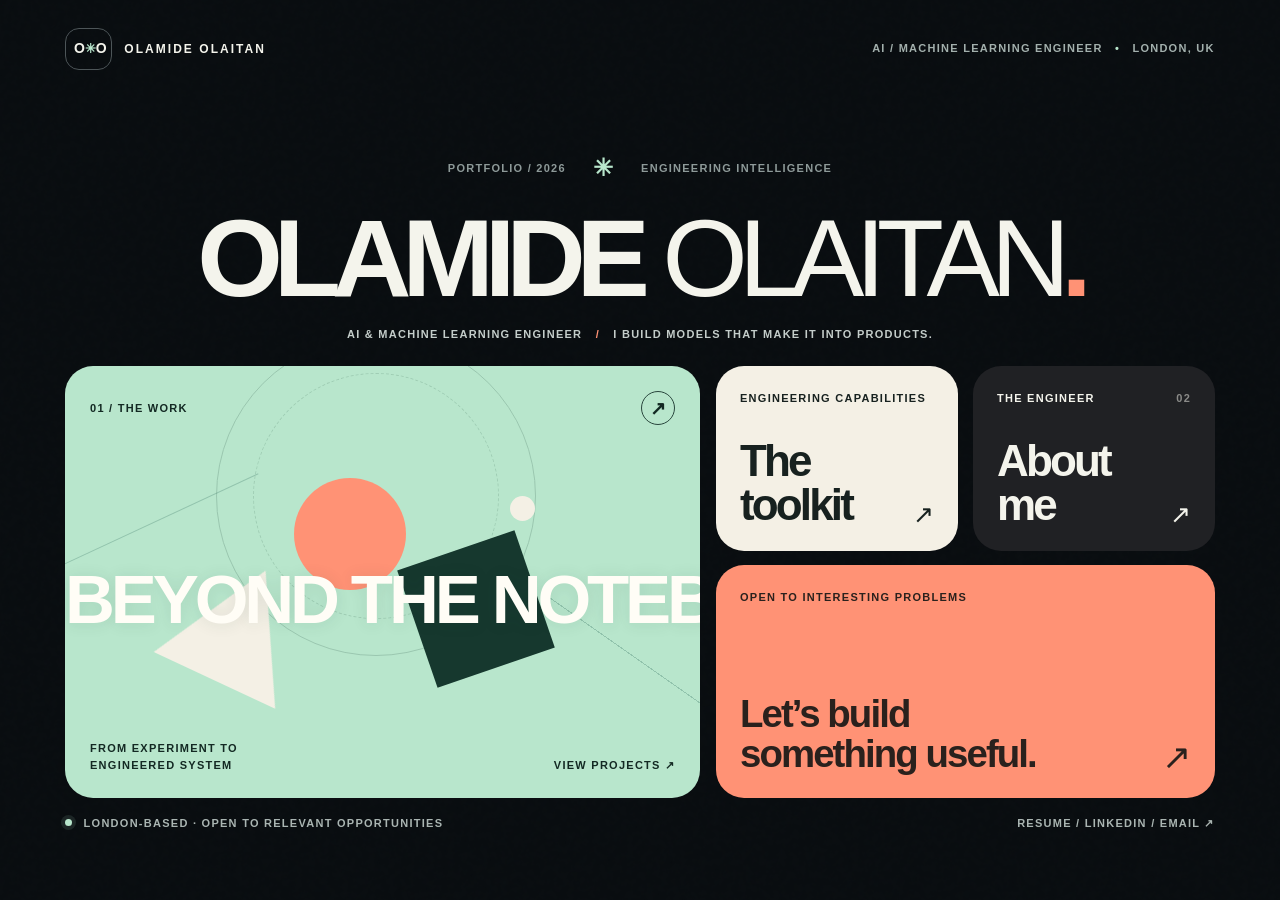
<file: index.html>
<!doctype html>
<html lang="en">
<head>
<meta charset="utf-8"/>
<meta content="width=device-width, initial-scale=1" name="viewport"/>
<meta content="dark" name="color-scheme"/>
<meta content="#090d10" name="theme-color"/>
<meta content="Olamide Olaitan — AI &amp; Machine Learning Engineer. Selected work in NLP classification, retrieval-augmented generation, and production-oriented MLOps." name="description"/>
<meta content="website" property="og:type"/>
<meta content="Olamide Olaitan — AI &amp; ML Engineer" property="og:title"/>
<meta content="Machine learning, built beyond the notebook. Three engineering case studies across NLP, RAG and MLOps." property="og:description"/>
<meta content="/assets/social-card.png" property="og:image"/>
<meta content="summary_large_image" name="twitter:card"/>
<meta content="index,follow" name="robots"/>
<link href="/assets/favicon.svg" rel="icon" type="image/svg+xml"/>
<link href="/assets/styles.css" rel="stylesheet"/>
<script defer="" src="/assets/main.js"></script>
<title>Olamide Olaitan — AI &amp; Machine Learning Engineer</title>
</head>
<body class="home landing-only">
<a class="skip-link" href="#main">Skip to content</a>
<div aria-hidden="true" class="noise"></div>
<header class="topbar shell" id="top">
<a aria-label="Olamide Olaitan — home" class="identity" href="/"><span aria-hidden="true" class="identity-mark">O<span>✳</span>O</span><span class="identity-word">OLAMIDE OLAITAN</span></a>
<div class="topbar-mid">AI / MACHINE LEARNING ENGINEER <span class="mid-dot">•</span> LONDON, UK</div>
</header>
<main id="main"><section aria-labelledby="hero-title" class="hero shell">
<div class="hero-overline reveal"><span>PORTFOLIO / 2026</span><span aria-hidden="true" class="hero-star">✳</span><span>ENGINEERING INTELLIGENCE</span></div>
<h1 class="hero-name reveal" id="hero-title">OLAMIDE <span>OLAITAN</span><span aria-hidden="true" class="name-punct">.</span></h1>
<p class="hero-intro reveal">AI &amp; MACHINE LEARNING ENGINEER <span class="intro-divider">/</span> I BUILD MODELS THAT MAKE IT INTO PRODUCTS.</p>
<div class="hero-grid">
<a aria-label="Explore the three selected AI and machine learning projects" class="hero-main hero-tile reveal" href="/projects/">
<div class="tile-top"><span>01 / THE WORK</span><span aria-hidden="true" class="tile-circled">↗</span></div>
<div aria-hidden="true" class="geometric-scene"><span class="orbit-ring"></span><span class="shape shape-circle"></span><span class="shape shape-square"></span><span class="shape shape-triangle"></span><span class="shape shape-small-circle"></span><span class="wireline l1"></span><span class="wireline l2"></span></div>
<div aria-hidden="true" class="marquee-holder"><div class="marquee-inner">BEYOND THE NOTEBOOK <span>✳</span> BEYOND THE NOTEBOOK <span>✳</span></div></div>
<div class="tile-bottom"><span>FROM EXPERIMENT TO ENGINEERED SYSTEM</span><span>VIEW PROJECTS ↗</span></div>
</a>
<div class="hero-side reveal">
<div class="side-split">
<a aria-label="Explore my AI and machine learning engineering expertise" class="side-tile side-light hero-tile" href="/expertise.html"><span class="tile-index">ENGINEERING CAPABILITIES</span><div class="side-lower"><strong>The toolkit</strong><span aria-hidden="true" class="corner-arrow">↗</span></div></a>
<a aria-label="Read more about Olamide Olaitan" class="side-tile side-dark hero-tile" href="/about.html"><span class="tile-index">THE ENGINEER <span>02</span></span><div class="side-lower"><strong>About me</strong><span aria-hidden="true" class="corner-arrow">↗</span></div></a>
</div>
<a aria-label="Contact me by email, LinkedIn or download my resume" class="side-contact hero-tile" href="/contact.html"><span class="tile-index">OPEN TO INTERESTING PROBLEMS</span><div class="contact-tile-bottom"><strong>Let’s build<br/>something useful.</strong><span aria-hidden="true" class="corner-arrow">↗</span></div></a>
</div>
</div>
<div class="hero-footer reveal"><span><span aria-hidden="true" class="availability-pulse"></span> LONDON-BASED · OPEN TO RELEVANT OPPORTUNITIES</span><a href="/contact.html" rel="noopener noreferrer" target="_blank">RESUME / LINKEDIN / EMAIL ↗</a></div>
</section></main>

</body>
</html>
</file>
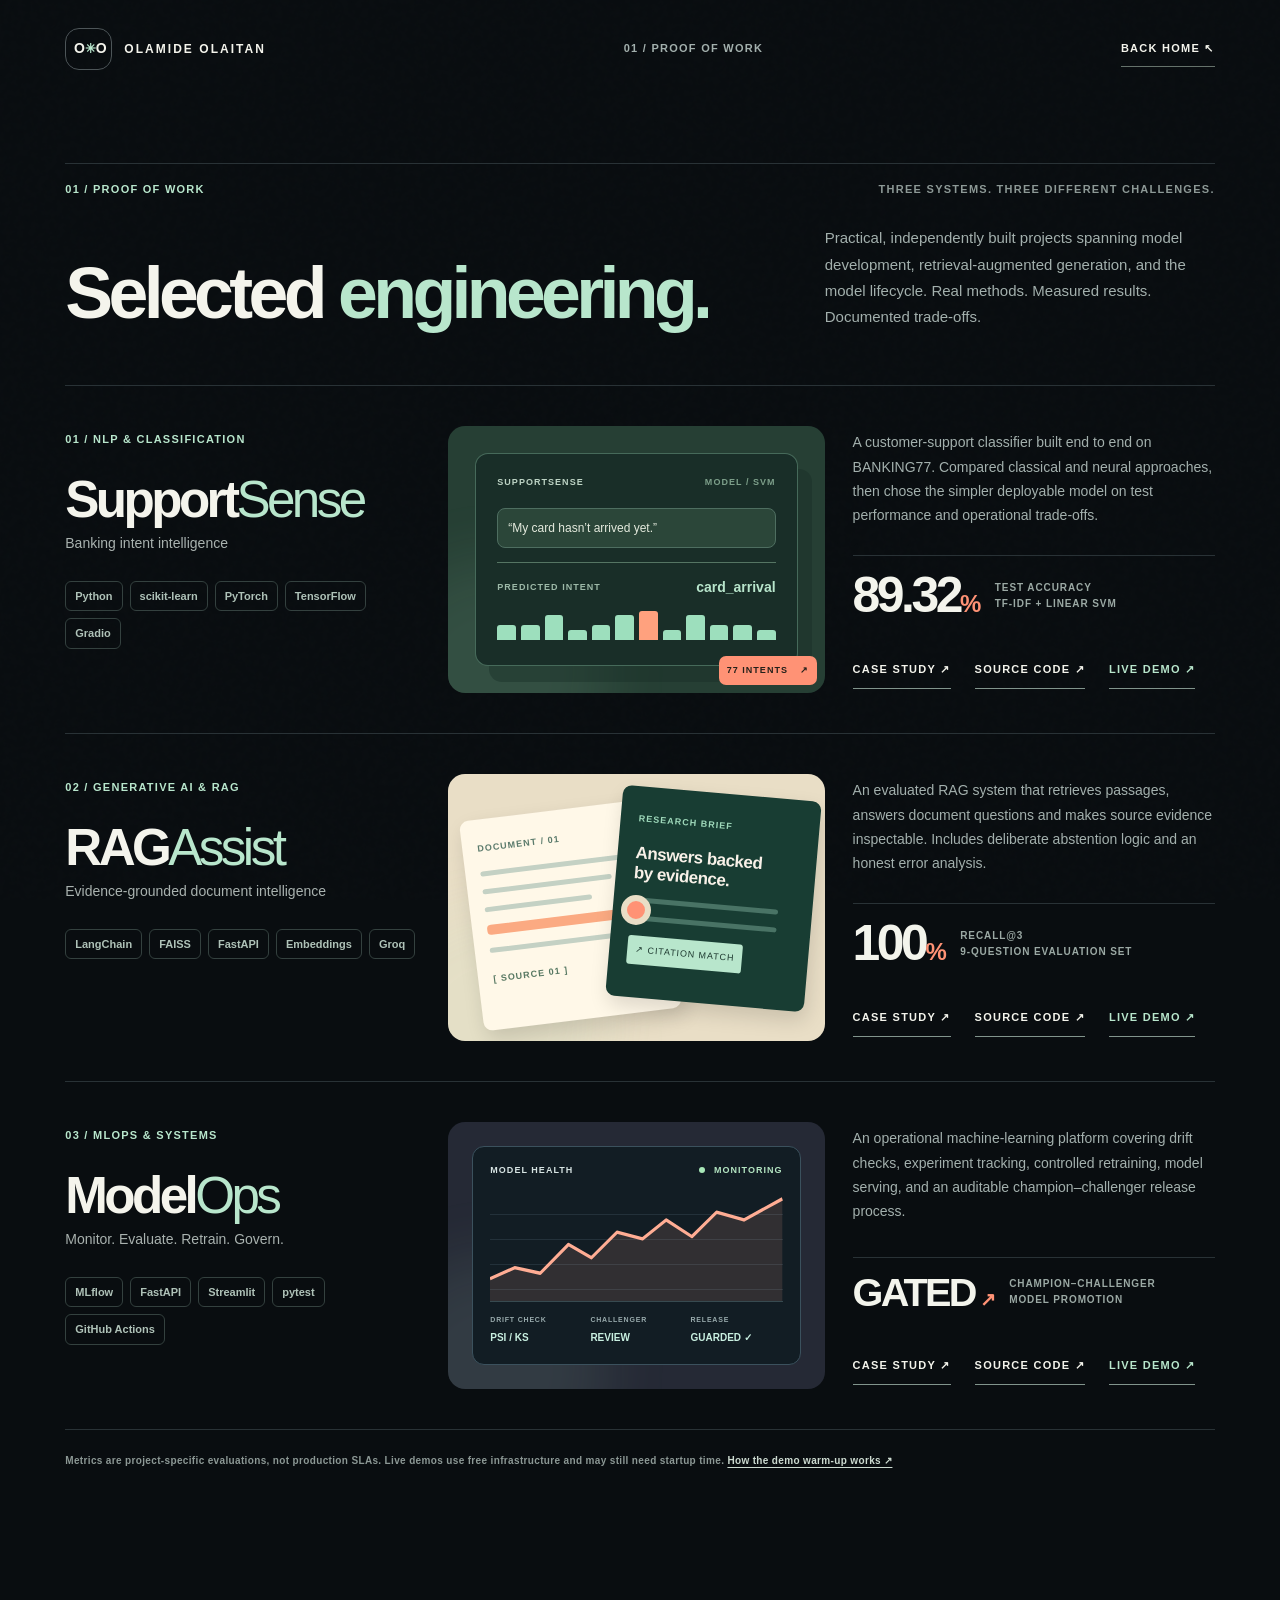
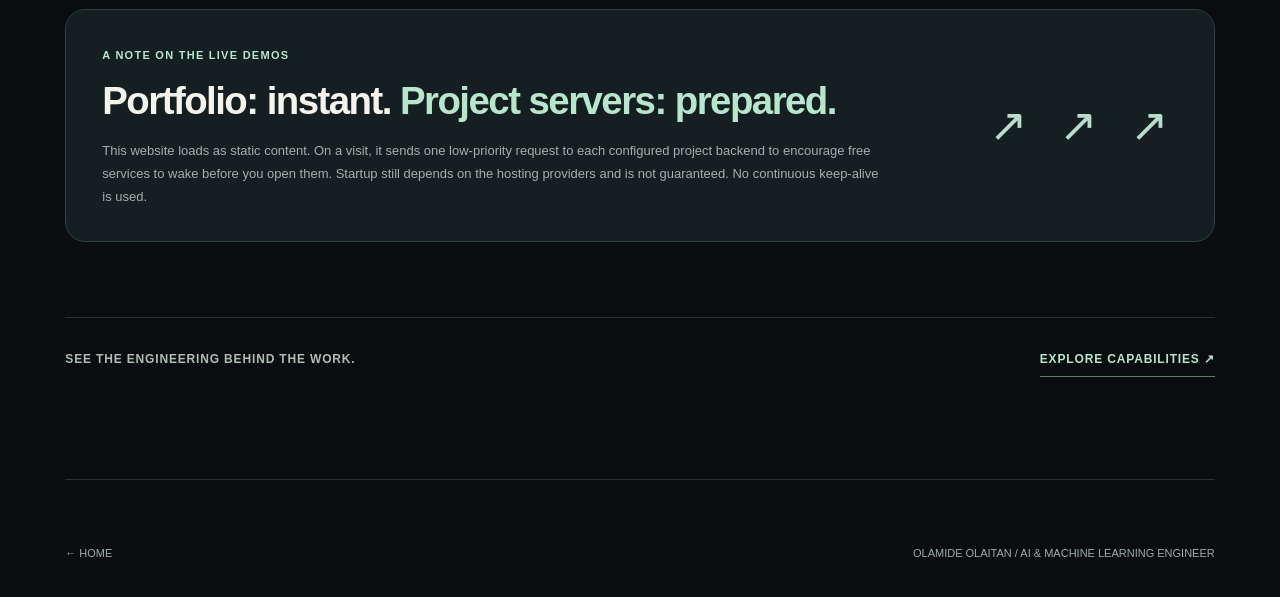
<file: projects/index.html>
<!doctype html>
<html lang="en">
<head>
<meta charset="utf-8"/>
<meta content="width=device-width, initial-scale=1" name="viewport"/>
<meta content="dark" name="color-scheme"/>
<meta content="#090d10" name="theme-color"/>
<meta content="Three AI/ML systems: SupportSense, RAGAssist, and ModelOps, with measurable outcomes and engineering trade-offs." name="description"/>
<meta content="website" property="og:type"/>
<meta content="Selected Work — Olamide Olaitan" property="og:title"/>
<meta content="Three AI/ML systems: SupportSense, RAGAssist, and ModelOps, with measurable outcomes and engineering trade-offs." property="og:description"/>
<meta content="/assets/social-card.png" property="og:image"/>
<meta content="summary_large_image" name="twitter:card"/>
<meta content="index,follow" name="robots"/>
<link href="/assets/favicon.svg" rel="icon" type="image/svg+xml"/>
<link href="/assets/styles.css" rel="stylesheet"/>
<script defer="" src="/assets/main.js"></script>
<title>Selected Work — Olamide Olaitan</title>
</head>
<body class="inner-page projects-page">
<a class="skip-link" href="#main">Skip to content</a>
<div aria-hidden="true" class="noise"></div>
<header class="topbar shell" id="top">
<a aria-label="Olamide Olaitan — home" class="identity" href="/"><span aria-hidden="true" class="identity-mark">O<span>✳</span>O</span><span class="identity-word">OLAMIDE OLAITAN</span></a>
<div class="topbar-mid">01 / PROOF OF WORK</div>
<a class="topbar-action" href="/">BACK HOME ↖</a>
</header>
<main id="main"><section aria-labelledby="work-title" class="work-section shell section-space" id="work">
<div class="section-kicker reveal"><span>01 / PROOF OF WORK</span><span>THREE SYSTEMS. THREE DIFFERENT CHALLENGES.</span></div>
<div class="section-heading reveal"><h2 id="work-title">Selected <em>engineering.</em></h2><p>Practical, independently built projects spanning model development, retrieval-augmented generation, and the model lifecycle. Real methods. Measured results. Documented trade-offs.</p></div>
<div class="projects-list">
<article class="project-row reveal" data-project="supportsense">
<div class="project-heading"><span class="project-number">01 / NLP &amp; CLASSIFICATION</span><h3>Support<span>Sense</span></h3><p>Banking intent intelligence</p><div class="project-tags"><span>Python</span><span>scikit-learn</span><span>PyTorch</span><span>TensorFlow</span><span>Gradio</span></div></div>
<a aria-label="Open Supportsense case study" class="project-visual visual-sense" href="/projects/supportsense.html" title="View Supportsense case study"><div aria-hidden="true" class="visual-ui"><div class="ui-label">SUPPORTSENSE <span>MODEL / SVM</span></div><div class="ui-input">“My card hasn’t arrived yet.”</div><div class="ui-rule"></div><div class="ui-pred"><span>PREDICTED INTENT</span><strong>card_arrival</strong></div><div class="ui-bars"><i></i><i></i><i></i><i></i><i></i><i></i><i></i><i></i><i></i><i></i><i></i><i></i></div></div><span class="visual-stamp">77 INTENTS <b>↗</b></span></a>
<div class="project-description"><p>A customer-support classifier built end to end on BANKING77. Compared classical and neural approaches, then chose the simpler deployable model on test performance and operational trade-offs.</p><div class="evidence"><strong>89.32<span>%</span></strong><span>TEST ACCURACY<br/>TF-IDF + LINEAR SVM</span></div><div class="project-links"><a href="/projects/supportsense.html">CASE STUDY <span aria-hidden="true">↗</span></a><a href="https://github.com/DarkL19ht/supportsense-ml" rel="noopener noreferrer" target="_blank">SOURCE CODE <span aria-hidden="true">↗</span></a><a data-demo="supportsense" href="https://supportsense-ml.onrender.com/" rel="noopener noreferrer" target="_blank">LIVE DEMO <span aria-hidden="true">↗</span></a></div></div>
</article>
<article class="project-row reveal" data-project="ragassist">
<div class="project-heading"><span class="project-number">02 / GENERATIVE AI &amp; RAG</span><h3>RAG<span>Assist</span></h3><p>Evidence-grounded document intelligence</p><div class="project-tags"><span>LangChain</span><span>FAISS</span><span>FastAPI</span><span>Embeddings</span><span>Groq</span></div></div>
<a aria-label="Open Ragassist case study" class="project-visual visual-rag" href="/projects/ragassist.html" title="View Ragassist case study"><div aria-hidden="true" class="rag-document rag-doc-left"><span>DOCUMENT / 01</span><i></i><i></i><i></i><i class="selected-line"></i><i></i><span class="rag-doc-foot">[ SOURCE 01 ]</span></div><div aria-hidden="true" class="rag-document rag-doc-right"><span>RESEARCH BRIEF</span><b>Answers backed<br/>by evidence.</b><i></i><i></i><div class="rag-highlight">↗ CITATION MATCH</div></div><div aria-hidden="true" class="rag-link"></div></a>
<div class="project-description"><p>An evaluated RAG system that retrieves passages, answers document questions and makes source evidence inspectable. Includes deliberate abstention logic and an honest error analysis.</p><div class="evidence"><strong>100<span>%</span></strong><span>RECALL@3<br/>9-QUESTION EVALUATION SET</span></div><div class="project-links"><a href="/projects/ragassist.html">CASE STUDY <span aria-hidden="true">↗</span></a><a href="https://github.com/DarkL19ht/ragassist" rel="noopener noreferrer" target="_blank">SOURCE CODE <span aria-hidden="true">↗</span></a><a data-demo="ragassist" href="https://ragassist-workbench.darkl19hts.workers.dev/" rel="noopener noreferrer" target="_blank">LIVE DEMO <span aria-hidden="true">↗</span></a></div></div>
</article>
<article class="project-row reveal" data-project="modelops">
<div class="project-heading"><span class="project-number">03 / MLOPS &amp; SYSTEMS</span><h3>Model<span>Ops</span></h3><p>Monitor. Evaluate. Retrain. Govern.</p><div class="project-tags"><span>MLflow</span><span>FastAPI</span><span>Streamlit</span><span>pytest</span><span>GitHub Actions</span></div></div>
<a aria-label="Open Modelops case study" class="project-visual visual-ops" href="/projects/modelops.html" title="View Modelops case study"><div aria-hidden="true" class="ops-ui"><div class="ops-title">MODEL HEALTH <span><i></i> MONITORING</span></div><div class="ops-chart"><svg aria-hidden="true" preserveaspectratio="none" viewbox="0 0 320 100"><path d="M0 80 L27 70 L55 75 L86 49 L111 61 L139 38 L167 44 L193 27 L221 42 L248 20 L278 27 L320 8" fill="none" stroke="currentColor" stroke-linejoin="round" stroke-width="3"></path><path d="M0 80 L27 70 L55 75 L86 49 L111 61 L139 38 L167 44 L193 27 L221 42 L248 20 L278 27 L320 8 L320 100 L0 100Z" fill="currentColor" opacity=".13"></path></svg></div><div class="ops-metrics"><div><span>DRIFT CHECK</span><strong>PSI / KS</strong></div><div><span>CHALLENGER</span><strong>REVIEW</strong></div><div><span>RELEASE</span><strong>GUARDED ✓</strong></div></div></div></a>
<div class="project-description"><p>An operational machine-learning platform covering drift checks, experiment tracking, controlled retraining, model serving, and an auditable champion–challenger release process.</p><div class="evidence evidence-word"><strong>GATED<span> ↗</span></strong><span>CHAMPION–CHALLENGER<br/>MODEL PROMOTION</span></div><div class="project-links"><a href="/projects/modelops.html">CASE STUDY <span aria-hidden="true">↗</span></a><a href="https://github.com/DarkL19ht/modelops" rel="noopener noreferrer" target="_blank">SOURCE CODE <span aria-hidden="true">↗</span></a><a data-demo="modelops" href="https://modelops.streamlit.app/" rel="noopener noreferrer" target="_blank">LIVE DEMO <span aria-hidden="true">↗</span></a></div></div>
</article>
</div>
<p class="project-footnote reveal">Metrics are project-specific evaluations, not production SLAs. Live demos use free infrastructure and may still need startup time. <a href="#prewarm">How the demo warm-up works ↗</a></p>
</section><section aria-labelledby="warm-note-title" class="warm-note shell" id="prewarm"><div><span class="section-small">A NOTE ON THE LIVE DEMOS</span><h2 id="warm-note-title">Portfolio: instant. <em>Project servers: prepared.</em></h2><p>This website loads as static content. On a visit, it sends one low-priority request to each configured project backend to encourage free services to wake before you open them. Startup still depends on the hosting providers and is not guaranteed. No continuous keep-alive is used.</p></div><span aria-hidden="true" class="warm-pictogram">↗ ↗ ↗</span></section><div class="page-cta shell">SEE THE ENGINEERING BEHIND THE WORK. <a href="/expertise.html">EXPLORE CAPABILITIES ↗</a></div></main>

<footer class="case-footer shell inner-footer"><a href="/">← HOME</a><span>OLAMIDE OLAITAN / AI &amp; MACHINE LEARNING ENGINEER</span></footer></body>
</html>
</file>
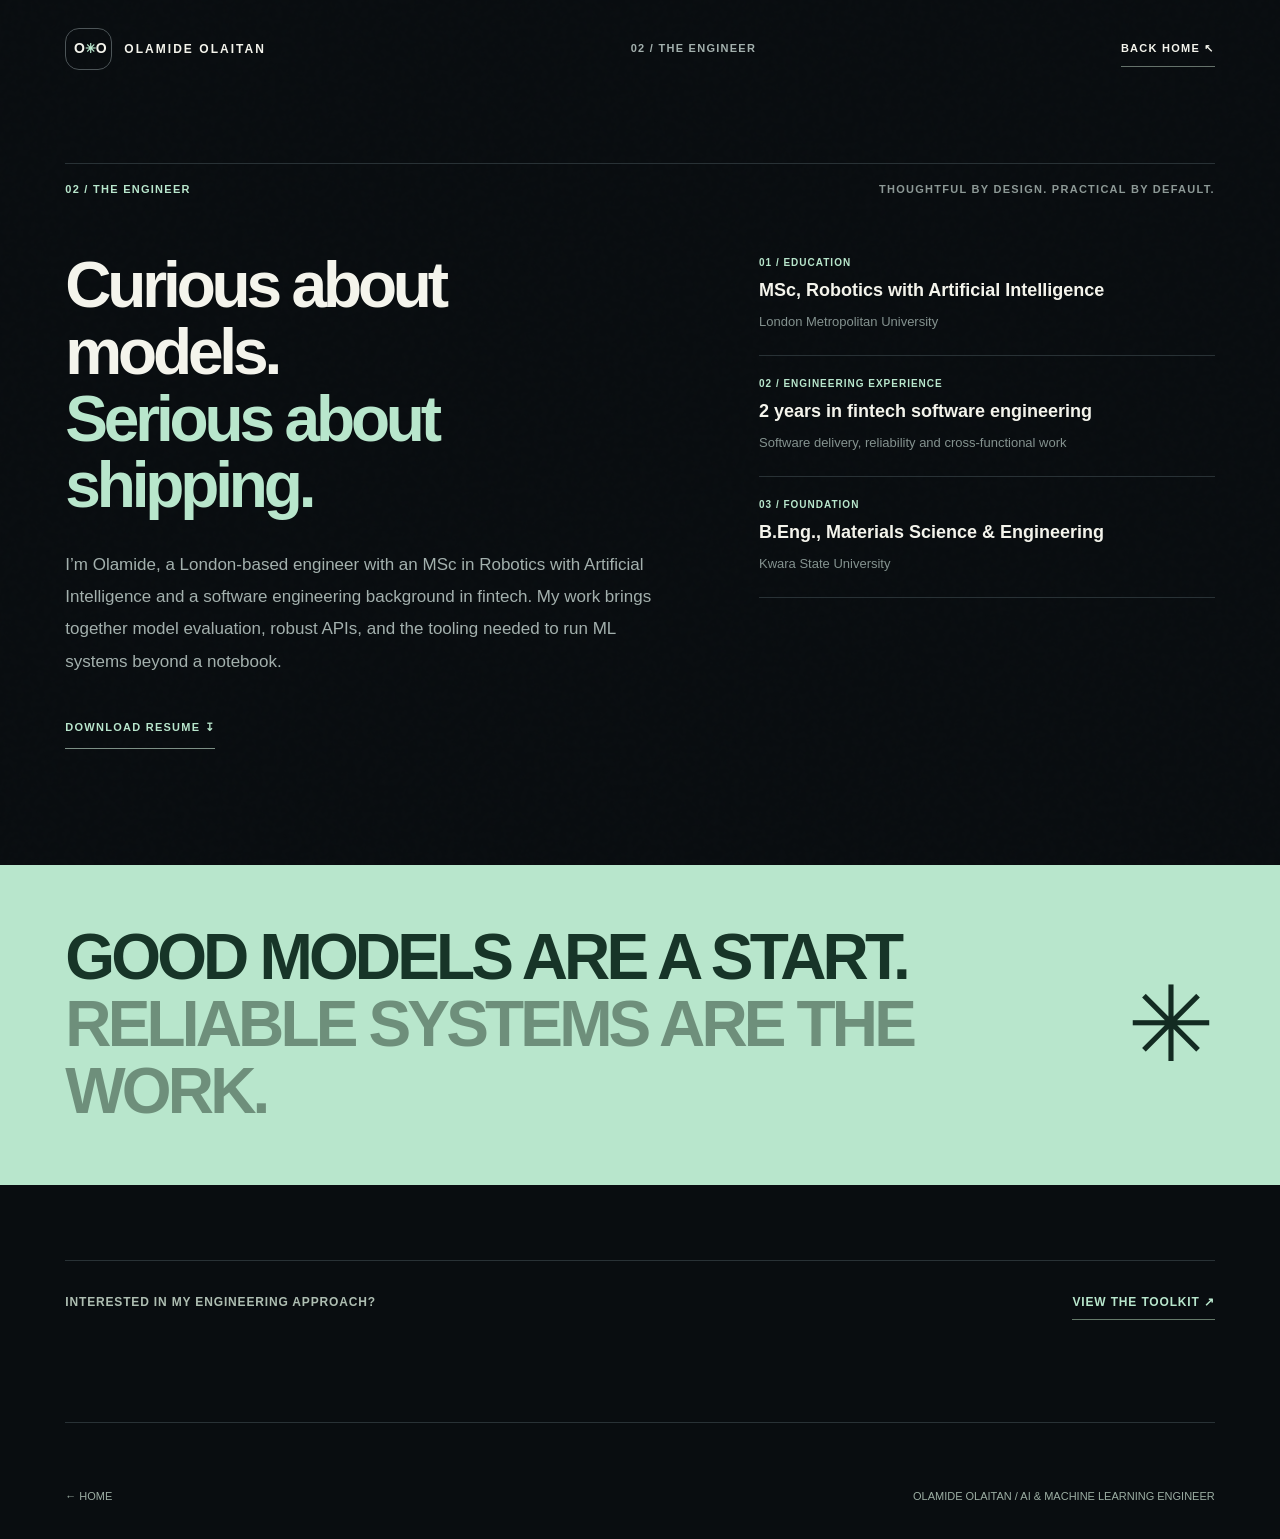
<file: about.html>
<!doctype html>
<html lang="en">
<head>
<meta charset="utf-8"/>
<meta content="width=device-width, initial-scale=1" name="viewport"/>
<meta content="dark" name="color-scheme"/>
<meta content="#090d10" name="theme-color"/>
<meta content="Background, education, and professional journey of Olamide Olaitan, AI and machine learning engineer." name="description"/>
<meta content="website" property="og:type"/>
<meta content="About — Olamide Olaitan" property="og:title"/>
<meta content="Background, education, and professional journey of Olamide Olaitan, AI and machine learning engineer." property="og:description"/>
<meta content="/assets/social-card.png" property="og:image"/>
<meta content="summary_large_image" name="twitter:card"/>
<meta content="index,follow" name="robots"/>
<link href="/assets/favicon.svg" rel="icon" type="image/svg+xml"/>
<link href="/assets/styles.css" rel="stylesheet"/>
<script defer="" src="/assets/main.js"></script>
<title>About — Olamide Olaitan</title>
</head>
<body class="inner-page about-page">
<a class="skip-link" href="#main">Skip to content</a>
<div aria-hidden="true" class="noise"></div>
<header class="topbar shell" id="top">
<a aria-label="Olamide Olaitan — home" class="identity" href="/"><span aria-hidden="true" class="identity-mark">O<span>✳</span>O</span><span class="identity-word">OLAMIDE OLAITAN</span></a>
<div class="topbar-mid">02 / THE ENGINEER</div>
<a class="topbar-action" href="/">BACK HOME ↖</a>
</header>
<main id="main"><section aria-labelledby="about-title" class="about-section shell section-space" id="about"><div class="section-kicker reveal"><span>02 / THE ENGINEER</span><span>THOUGHTFUL BY DESIGN. PRACTICAL BY DEFAULT.</span></div><div class="about-grid"><div class="about-lead reveal"><h2 id="about-title">Curious about models.<br/><em>Serious about shipping.</em></h2><p>I’m Olamide, a London-based engineer with an MSc in Robotics with Artificial Intelligence and a software engineering background in fintech. My work brings together model evaluation, robust APIs, and the tooling needed to run ML systems beyond a notebook.</p><a class="text-link" download="Olamide_Olaitan_AI_ML_Resume.pdf" href="/assets/Olamide_Olaitan_AI_ML_Resume.pdf" rel="noopener noreferrer" target="_blank">DOWNLOAD RESUME ↧</a></div><div class="about-facts reveal"><div><span>01 / EDUCATION</span><strong>MSc, Robotics with Artificial Intelligence</strong><small>London Metropolitan University</small></div><div><span>02 / ENGINEERING EXPERIENCE</span><strong>2 years in fintech software engineering</strong><small>Software delivery, reliability and cross-functional work</small></div><div><span>03 / FOUNDATION</span><strong>B.Eng., Materials Science &amp; Engineering</strong><small>Kwara State University</small></div></div></div></section><section aria-label="Engineering philosophy" class="statement-band"><div class="shell statement-content"><p class="reveal">GOOD MODELS ARE A START. <span>RELIABLE SYSTEMS ARE THE WORK.</span></p><span aria-hidden="true" class="statement-mark">✳</span></div></section><div class="page-cta shell">INTERESTED IN MY ENGINEERING APPROACH? <a href="/expertise.html">VIEW THE TOOLKIT ↗</a></div></main>

<footer class="case-footer shell inner-footer"><a href="/">← HOME</a><span>OLAMIDE OLAITAN / AI &amp; MACHINE LEARNING ENGINEER</span></footer></body>
</html>
</file>
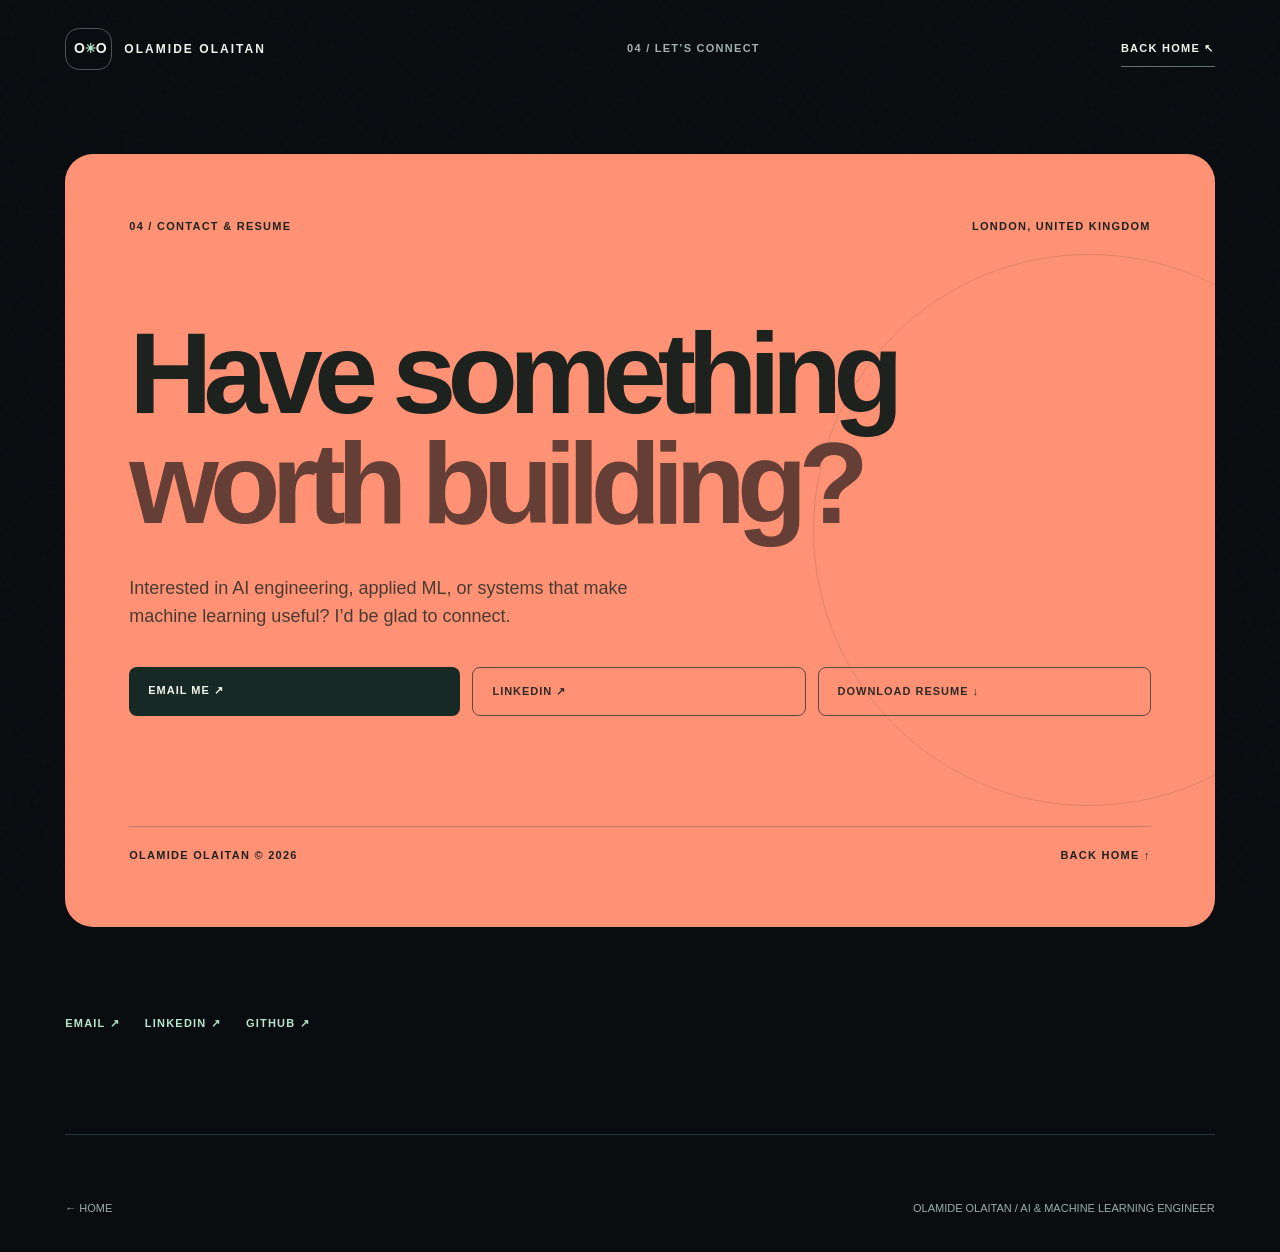
<file: contact.html>
<!doctype html>
<html lang="en">
<head>
<meta charset="utf-8"/>
<meta content="width=device-width, initial-scale=1" name="viewport"/>
<meta content="dark" name="color-scheme"/>
<meta content="#090d10" name="theme-color"/>
<meta content="Email, LinkedIn, GitHub and résumé download for Olamide Olaitan." name="description"/>
<meta content="website" property="og:type"/>
<meta content="Contact — Olamide Olaitan" property="og:title"/>
<meta content="Email, LinkedIn, GitHub and résumé download for Olamide Olaitan." property="og:description"/>
<meta content="/assets/social-card.png" property="og:image"/>
<meta content="summary_large_image" name="twitter:card"/>
<meta content="index,follow" name="robots"/>
<link href="/assets/favicon.svg" rel="icon" type="image/svg+xml"/>
<link href="/assets/styles.css" rel="stylesheet"/>
<script defer="" src="/assets/main.js"></script>
<title>Contact — Olamide Olaitan</title>
</head>
<body class="inner-page contact-page">
<a class="skip-link" href="#main">Skip to content</a>
<div aria-hidden="true" class="noise"></div>
<header class="topbar shell" id="top">
<a aria-label="Olamide Olaitan — home" class="identity" href="/"><span aria-hidden="true" class="identity-mark">O<span>✳</span>O</span><span class="identity-word">OLAMIDE OLAITAN</span></a>
<div class="topbar-mid">04 / LET’S CONNECT</div>
<a class="topbar-action" href="/">BACK HOME ↖</a>
</header>
<main id="main"><section aria-labelledby="contact-title" class="contact-section shell section-space" id="contact"><div class="contact-panel reveal"><div class="contact-top"><span>04 / CONTACT &amp; RESUME</span><span>LONDON, UNITED KINGDOM</span></div><h2 id="contact-title">Have something<br/><em>worth building?</em></h2><p>Interested in AI engineering, applied ML, or systems that make machine learning useful? I’d be glad to connect.</p><div class="contact-actions"><a class="contact-primary" href="mailto:OlamideOlaitan111@gmail.com">EMAIL ME ↗</a><a class="contact-secondary" href="https://www.linkedin.com/in/olamide-olaitan/" rel="noopener noreferrer" target="_blank">LINKEDIN ↗</a><a class="contact-secondary" download="Olamide_Olaitan_AI_ML_Resume.pdf" href="/assets/Olamide_Olaitan_AI_ML_Resume.pdf">DOWNLOAD RESUME ↓</a></div><div class="contact-bottom"><span>OLAMIDE OLAITAN © <span id="year">2026</span></span><a href="/">BACK HOME ↑</a></div></div></section><div class="contact-extra shell"><a aria-label="Email" href="mailto:OlamideOlaitan111@gmail.com">EMAIL ↗</a><a aria-label="Linkedin" href="https://www.linkedin.com/in/olamide-olaitan/" rel="noopener noreferrer" target="_blank">LINKEDIN ↗</a><a aria-label="Github" href="https://github.com/DarkL19ht" rel="noopener noreferrer" target="_blank">GITHUB ↗</a></div></main>

<footer class="case-footer shell inner-footer"><a href="/">← HOME</a><span>OLAMIDE OLAITAN / AI &amp; MACHINE LEARNING ENGINEER</span></footer></body>
</html>
</file>
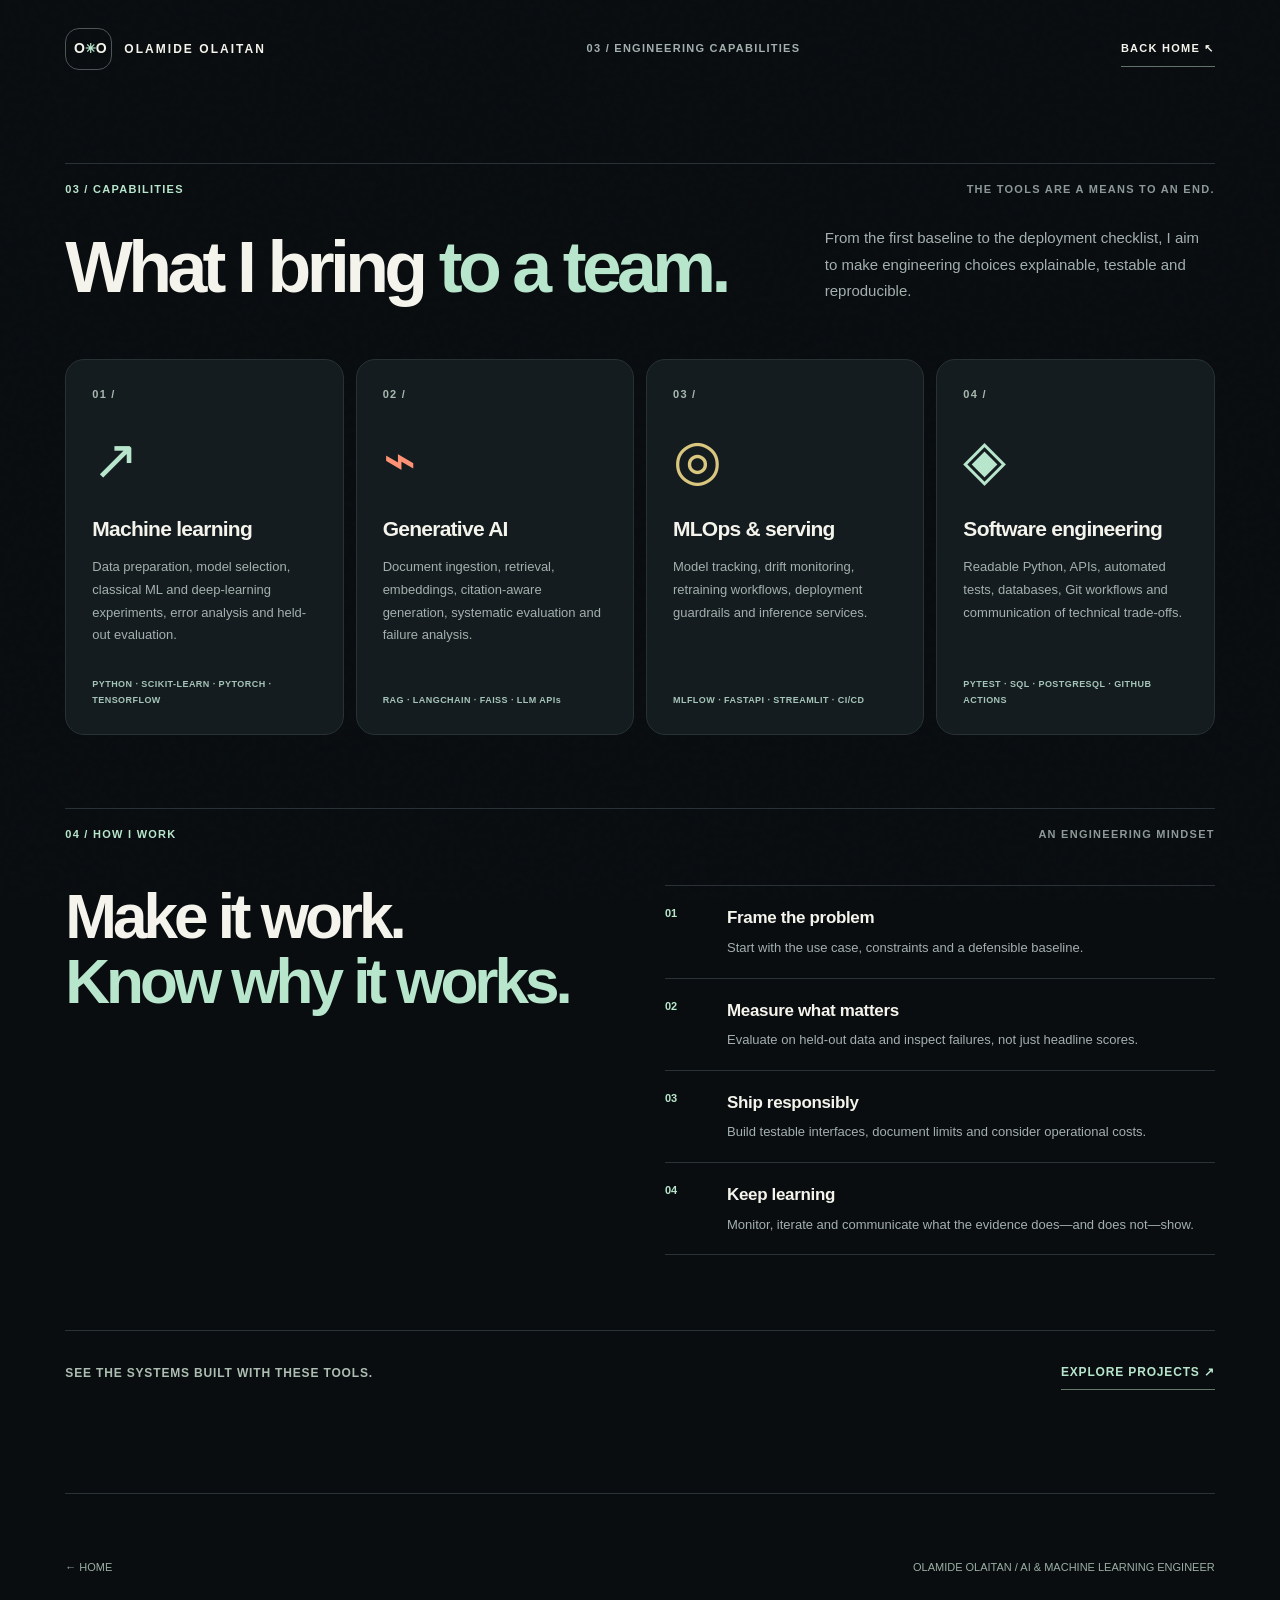
<file: expertise.html>
<!doctype html>
<html lang="en">
<head>
<meta charset="utf-8"/>
<meta content="width=device-width, initial-scale=1" name="viewport"/>
<meta content="dark" name="color-scheme"/>
<meta content="#090d10" name="theme-color"/>
<meta content="Machine learning, retrieval-augmented generation, MLOps, serving, testing and engineering practices." name="description"/>
<meta content="website" property="og:type"/>
<meta content="Engineering Toolkit — Olamide Olaitan" property="og:title"/>
<meta content="Machine learning, retrieval-augmented generation, MLOps, serving, testing and engineering practices." property="og:description"/>
<meta content="/assets/social-card.png" property="og:image"/>
<meta content="summary_large_image" name="twitter:card"/>
<meta content="index,follow" name="robots"/>
<link href="/assets/favicon.svg" rel="icon" type="image/svg+xml"/>
<link href="/assets/styles.css" rel="stylesheet"/>
<script defer="" src="/assets/main.js"></script>
<title>Engineering Toolkit — Olamide Olaitan</title>
</head>
<body class="inner-page expertise-page">
<a class="skip-link" href="#main">Skip to content</a>
<div aria-hidden="true" class="noise"></div>
<header class="topbar shell" id="top">
<a aria-label="Olamide Olaitan — home" class="identity" href="/"><span aria-hidden="true" class="identity-mark">O<span>✳</span>O</span><span class="identity-word">OLAMIDE OLAITAN</span></a>
<div class="topbar-mid">03 / ENGINEERING CAPABILITIES</div>
<a class="topbar-action" href="/">BACK HOME ↖</a>
</header>
<main id="main"><section aria-labelledby="capabilities-title" class="capabilities-section shell section-space" id="capabilities"><div class="section-kicker reveal"><span>03 / CAPABILITIES</span><span>THE TOOLS ARE A MEANS TO AN END.</span></div><div class="section-heading reveal"><h2 id="capabilities-title">What I bring <em>to a team.</em></h2><p>From the first baseline to the deployment checklist, I aim to make engineering choices explainable, testable and reproducible.</p></div><div class="cap-grid"><div class="cap-card reveal"><span class="cap-index">01 /</span><div class="cap-icon">↗</div><h3>Machine learning</h3><p>Data preparation, model selection, classical ML and deep-learning experiments, error analysis and held-out evaluation.</p><div class="cap-tags">PYTHON · SCIKIT-LEARN · PYTORCH · TENSORFLOW</div></div><div class="cap-card reveal"><span class="cap-index">02 /</span><div class="cap-icon">⌁</div><h3>Generative AI</h3><p>Document ingestion, retrieval, embeddings, citation-aware generation, systematic evaluation and failure analysis.</p><div class="cap-tags">RAG · LANGCHAIN · FAISS · LLM APIs</div></div><div class="cap-card reveal"><span class="cap-index">03 /</span><div class="cap-icon">◎</div><h3>MLOps &amp; serving</h3><p>Model tracking, drift monitoring, retraining workflows, deployment guardrails and inference services.</p><div class="cap-tags">MLFLOW · FASTAPI · STREAMLIT · CI/CD</div></div><div class="cap-card reveal"><span class="cap-index">04 /</span><div class="cap-icon">◈</div><h3>Software engineering</h3><p>Readable Python, APIs, automated tests, databases, Git workflows and communication of technical trade-offs.</p><div class="cap-tags">PYTEST · SQL · POSTGRESQL · GITHUB ACTIONS</div></div></div></section><section aria-labelledby="process-title" class="process-section shell section-space"><div class="section-kicker reveal"><span>04 / HOW I WORK</span><span>AN ENGINEERING MINDSET</span></div><div class="process-grid"><h2 class="reveal" id="process-title">Make it work.<br/><em>Know why it works.</em></h2><div class="process-steps reveal"><div><span>01</span><strong>Frame the problem</strong><p>Start with the use case, constraints and a defensible baseline.</p></div><div><span>02</span><strong>Measure what matters</strong><p>Evaluate on held-out data and inspect failures, not just headline scores.</p></div><div><span>03</span><strong>Ship responsibly</strong><p>Build testable interfaces, document limits and consider operational costs.</p></div><div><span>04</span><strong>Keep learning</strong><p>Monitor, iterate and communicate what the evidence does—and does not—show.</p></div></div></div></section><div class="page-cta shell">SEE THE SYSTEMS BUILT WITH THESE TOOLS. <a href="/projects/">EXPLORE PROJECTS ↗</a></div></main>

<footer class="case-footer shell inner-footer"><a href="/">← HOME</a><span>OLAMIDE OLAITAN / AI &amp; MACHINE LEARNING ENGINEER</span></footer></body>
</html>
</file>
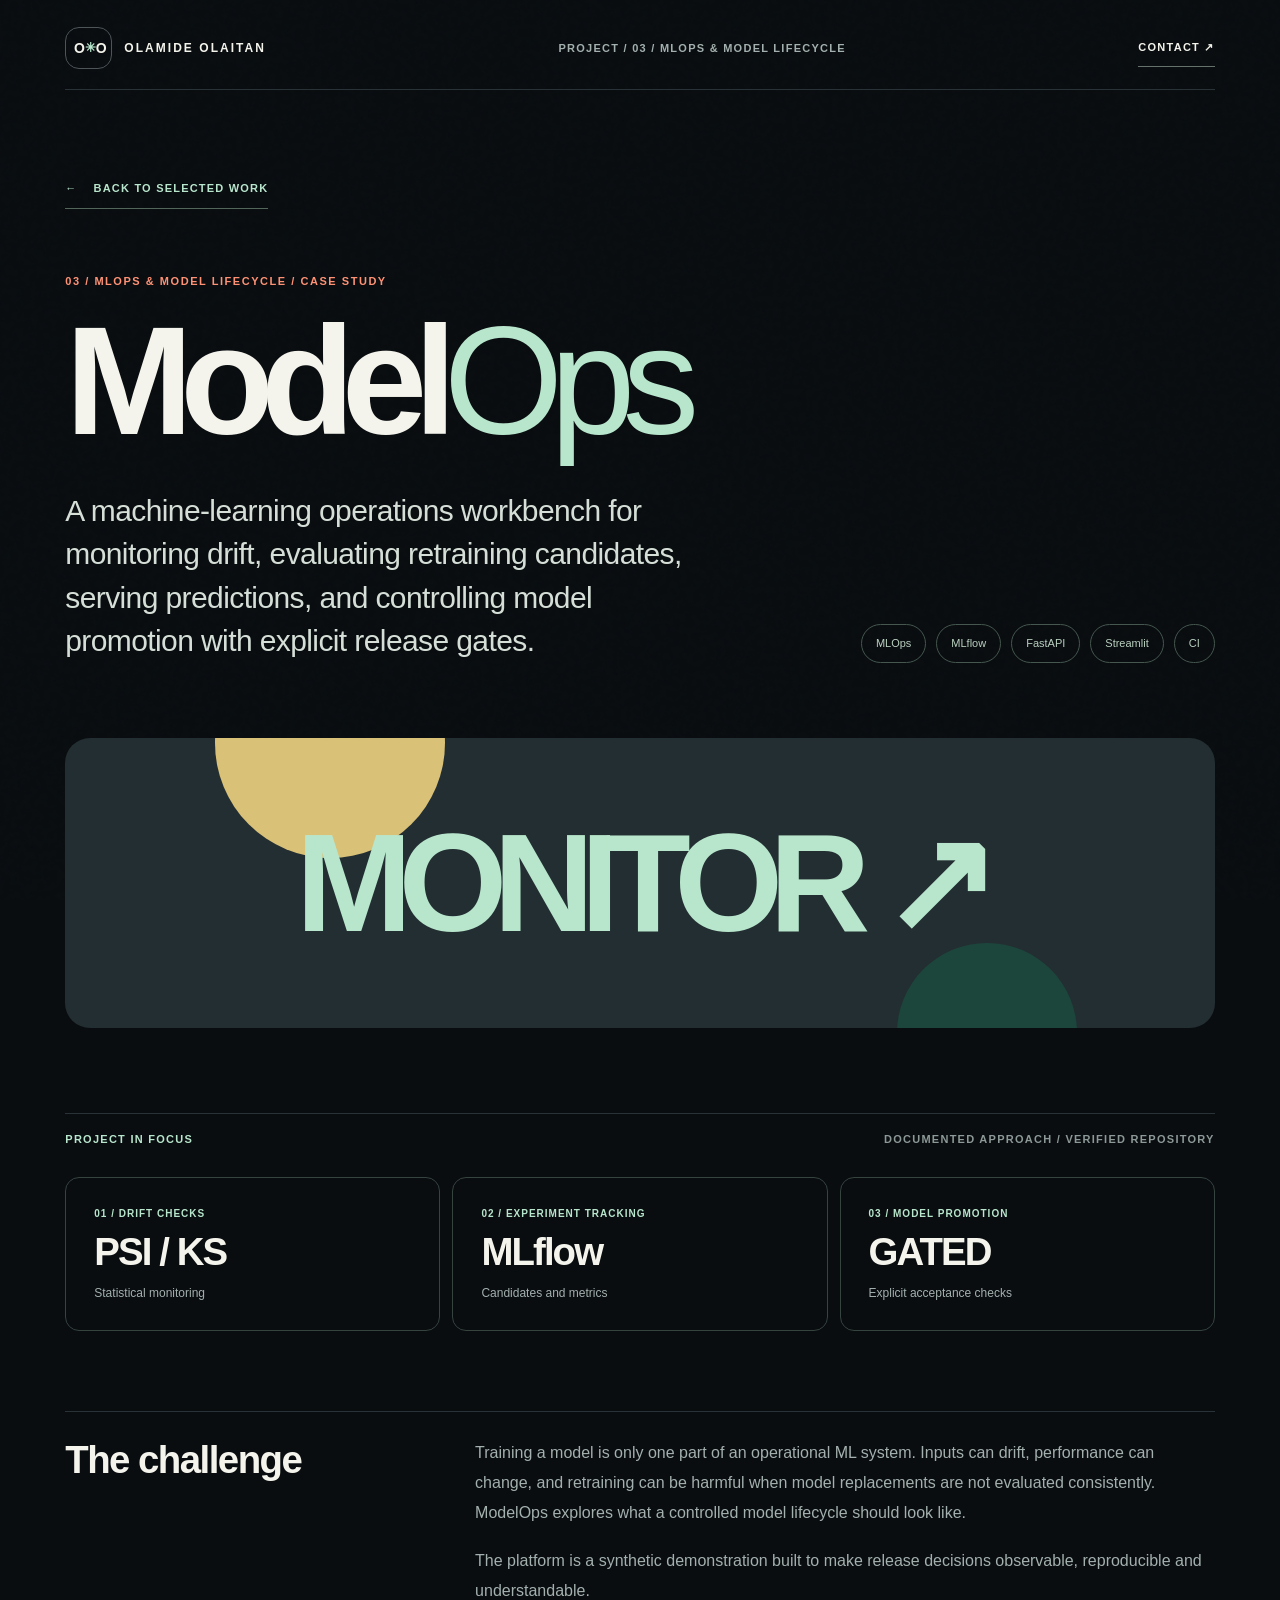
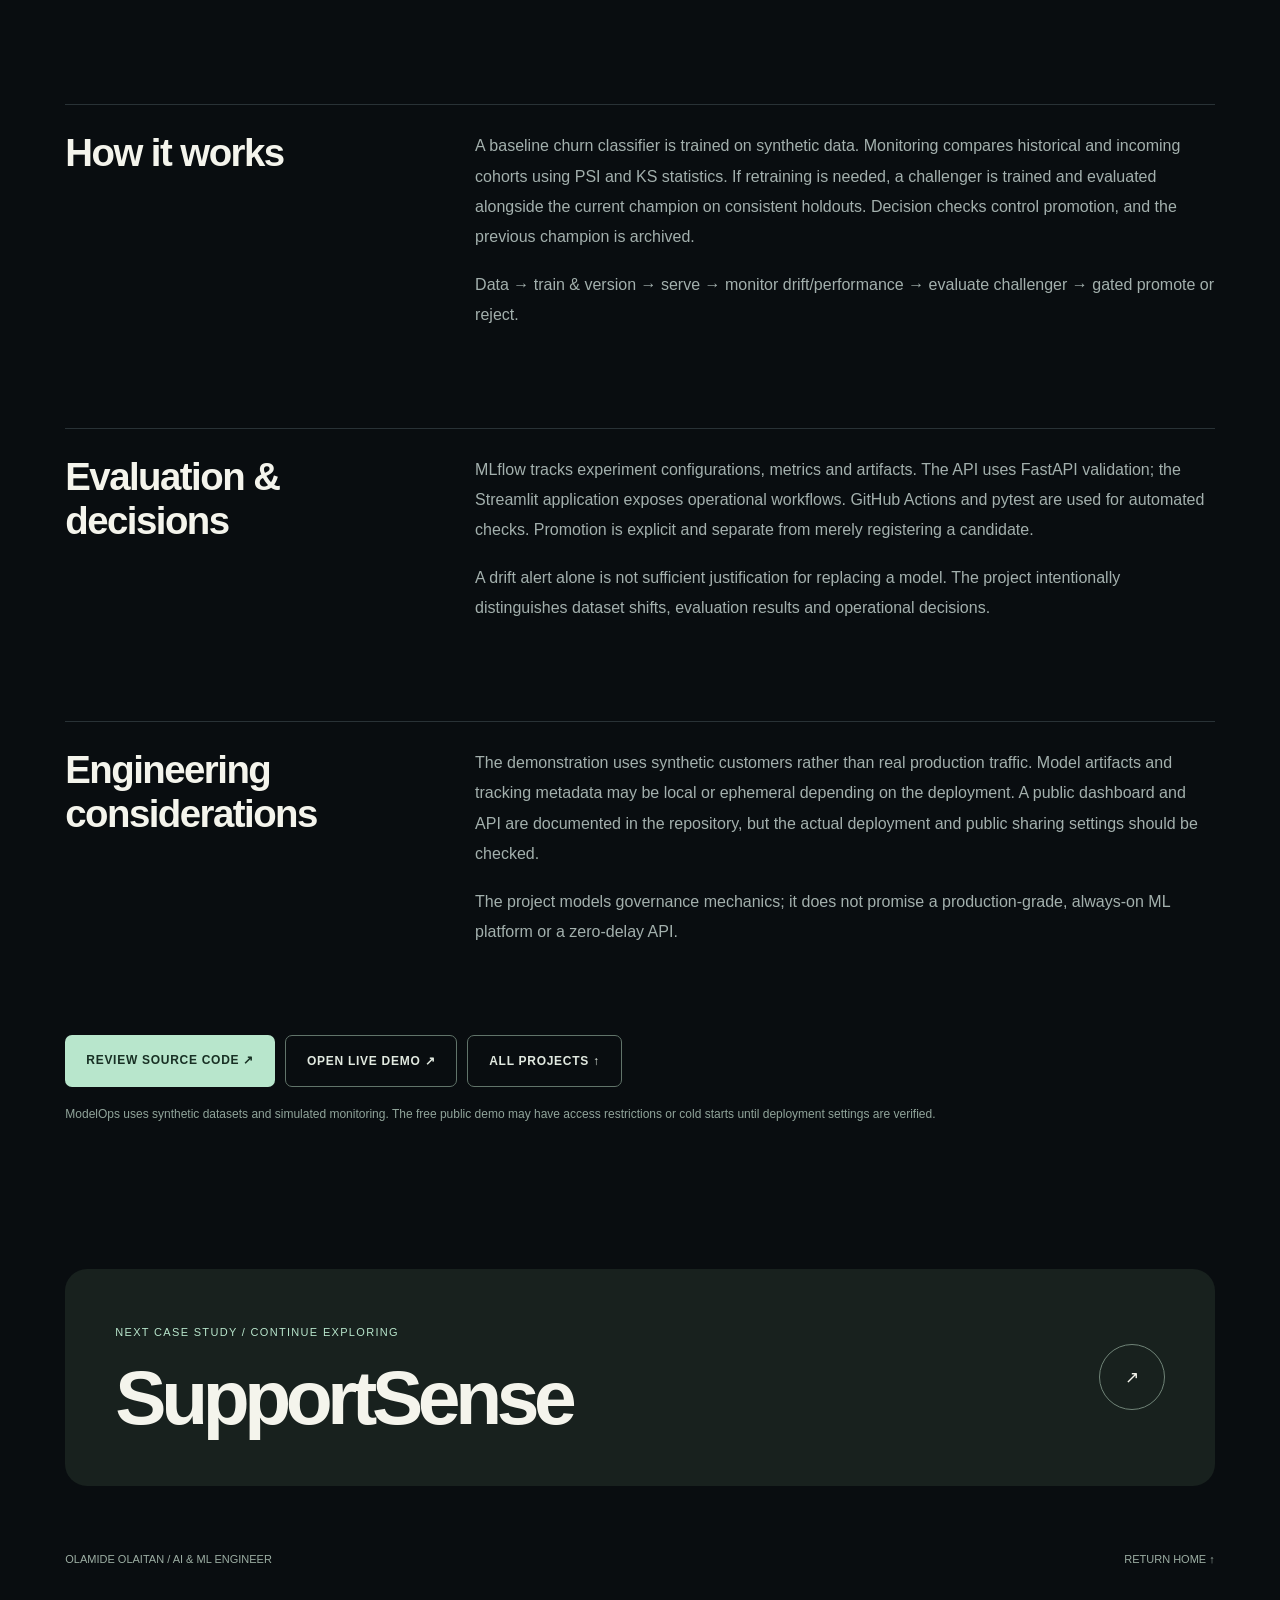
<file: projects/modelops.html>
<!doctype html>
<html lang="en"><head><meta charset="utf-8"/><meta content="width=device-width,initial-scale=1" name="viewport"/><meta content="#090d10" name="theme-color"/><meta content="ModelOps — A machine-learning operations workbench for monitoring drift, evaluating retraining candidates, serving predictions, and controlling model promotion with explicit release gates." name="description"/><meta content="ModelOps — Olamide Olaitan" property="og:title"/><meta content="A machine-learning operations workbench for monitoring drift, evaluating retraining candidates, serving predictions, and controlling model promotion with explicit release gates." property="og:description"/><meta content="/assets/social-card.png" property="og:image"/><link href="/assets/favicon.svg" rel="icon" type="image/svg+xml"/><link href="/assets/styles.css" rel="stylesheet"/><script defer="" src="/assets/main.js"></script><title>ModelOps Case Study — Olamide Olaitan</title></head>
<body class="case-page"><a class="skip-link" href="#main">Skip to content</a><div aria-hidden="true" class="noise"></div><header class="topbar shell case-nav"><a class="identity" href="/"><span aria-hidden="true" class="identity-mark">O<span>✳</span>O</span><span class="identity-word">OLAMIDE OLAITAN</span></a><div class="topbar-mid">PROJECT / 03 / MLOPS &amp; MODEL LIFECYCLE</div><a class="topbar-action" href="/contact.html">CONTACT ↗</a></header>
<main class="shell" id="main"><section class="case-hero"><a class="case-return" href="/projects/"><span aria-hidden="true">←</span> BACK TO SELECTED WORK</a><p class="case-eyebrow">03 / MLOPS &amp; MODEL LIFECYCLE / CASE STUDY</p><h1>Model<span>Ops</span></h1><div class="case-summary"><p>A machine-learning operations workbench for monitoring drift, evaluating retraining candidates, serving predictions, and controlling model promotion with explicit release gates.</p><div class="case-meta"><span>MLOps</span><span>MLflow</span><span>FastAPI</span><span>Streamlit</span><span>CI</span></div></div></section><div aria-label="Abstract project illustration" class="case-banner ops" role="img"><span>MONITOR ↗</span></div><div class="case-body"><div class="section-kicker"><span>PROJECT IN FOCUS</span><span>DOCUMENTED APPROACH / VERIFIED REPOSITORY</span></div><div class="case-highlights" style="margin-top:30px"><div class="case-highlight"><span>01 / DRIFT CHECKS</span><strong>PSI / KS</strong><small>Statistical monitoring</small></div><div class="case-highlight"><span>02 / EXPERIMENT TRACKING</span><strong>MLflow</strong><small>Candidates and metrics</small></div><div class="case-highlight"><span>03 / MODEL PROMOTION</span><strong>GATED</strong><small>Explicit acceptance checks</small></div></div><section class="case-sections reveal"><h2>The challenge</h2><div class="case-copy"><p>Training a model is only one part of an operational ML system. Inputs can drift, performance can change, and retraining can be harmful when model replacements are not evaluated consistently. ModelOps explores what a controlled model lifecycle should look like.</p><p>The platform is a synthetic demonstration built to make release decisions observable, reproducible and understandable.</p></div></section><section class="case-sections reveal"><h2>How it works</h2><div class="case-copy"><p>A baseline churn classifier is trained on synthetic data. Monitoring compares historical and incoming cohorts using PSI and KS statistics. If retraining is needed, a challenger is trained and evaluated alongside the current champion on consistent holdouts. Decision checks control promotion, and the previous champion is archived.</p><p>Data → train &amp; version → serve → monitor drift/performance → evaluate challenger → gated promote or reject.</p></div></section><section class="case-sections reveal"><h2>Evaluation &amp; decisions</h2><div class="case-copy"><p>MLflow tracks experiment configurations, metrics and artifacts. The API uses FastAPI validation; the Streamlit application exposes operational workflows. GitHub Actions and pytest are used for automated checks. Promotion is explicit and separate from merely registering a candidate.</p><p>A drift alert alone is not sufficient justification for replacing a model. The project intentionally distinguishes dataset shifts, evaluation results and operational decisions.</p></div></section><section class="case-sections reveal"><h2>Engineering considerations</h2><div class="case-copy"><p>The demonstration uses synthetic customers rather than real production traffic. Model artifacts and tracking metadata may be local or ephemeral depending on the deployment. A public dashboard and API are documented in the repository, but the actual deployment and public sharing settings should be checked.</p><p>The project models governance mechanics; it does not promise a production-grade, always-on ML platform or a zero-delay API.</p></div></section>
<div class="case-actionbar"><a href="https://github.com/DarkL19ht/modelops" rel="noopener noreferrer" target="_blank">REVIEW SOURCE CODE ↗</a><a class="secondary" data-demo="modelops" href="https://modelops.streamlit.app/" rel="noopener noreferrer" target="_blank">OPEN LIVE DEMO ↗</a><a class="secondary" href="/projects/">ALL PROJECTS ↑</a></div><p class="case-disclaimer">ModelOps uses synthetic datasets and simulated monitoring. The free public demo may have access restrictions or cold starts until deployment settings are verified.</p></div>
<section class="next-case"><div><span>NEXT CASE STUDY / CONTINUE EXPLORING</span><h3>SupportSense</h3></div><a aria-label="Explore SupportSense" href="/projects/supportsense.html">↗</a></section></main>
<footer class="case-footer shell"><span>OLAMIDE OLAITAN / AI &amp; ML ENGINEER</span><a href="/">RETURN HOME ↑</a></footer></body></html>
</file>
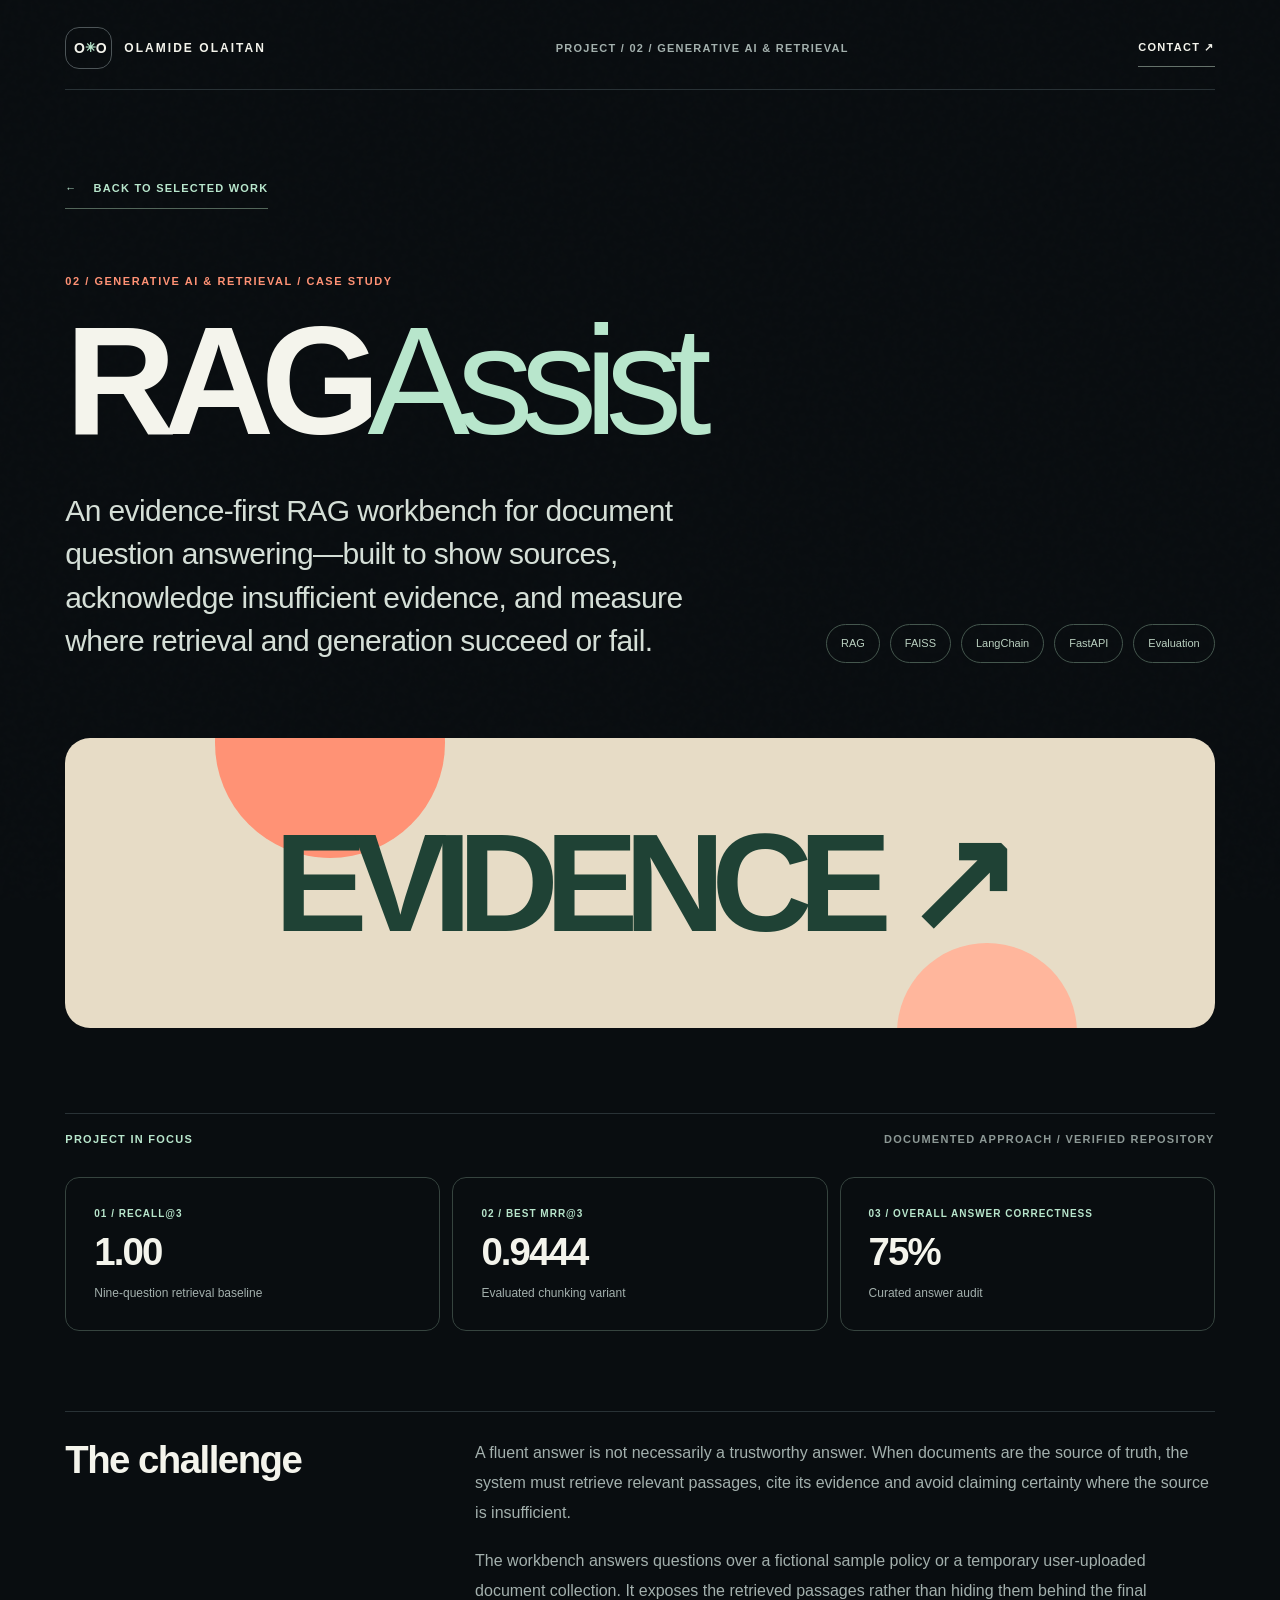
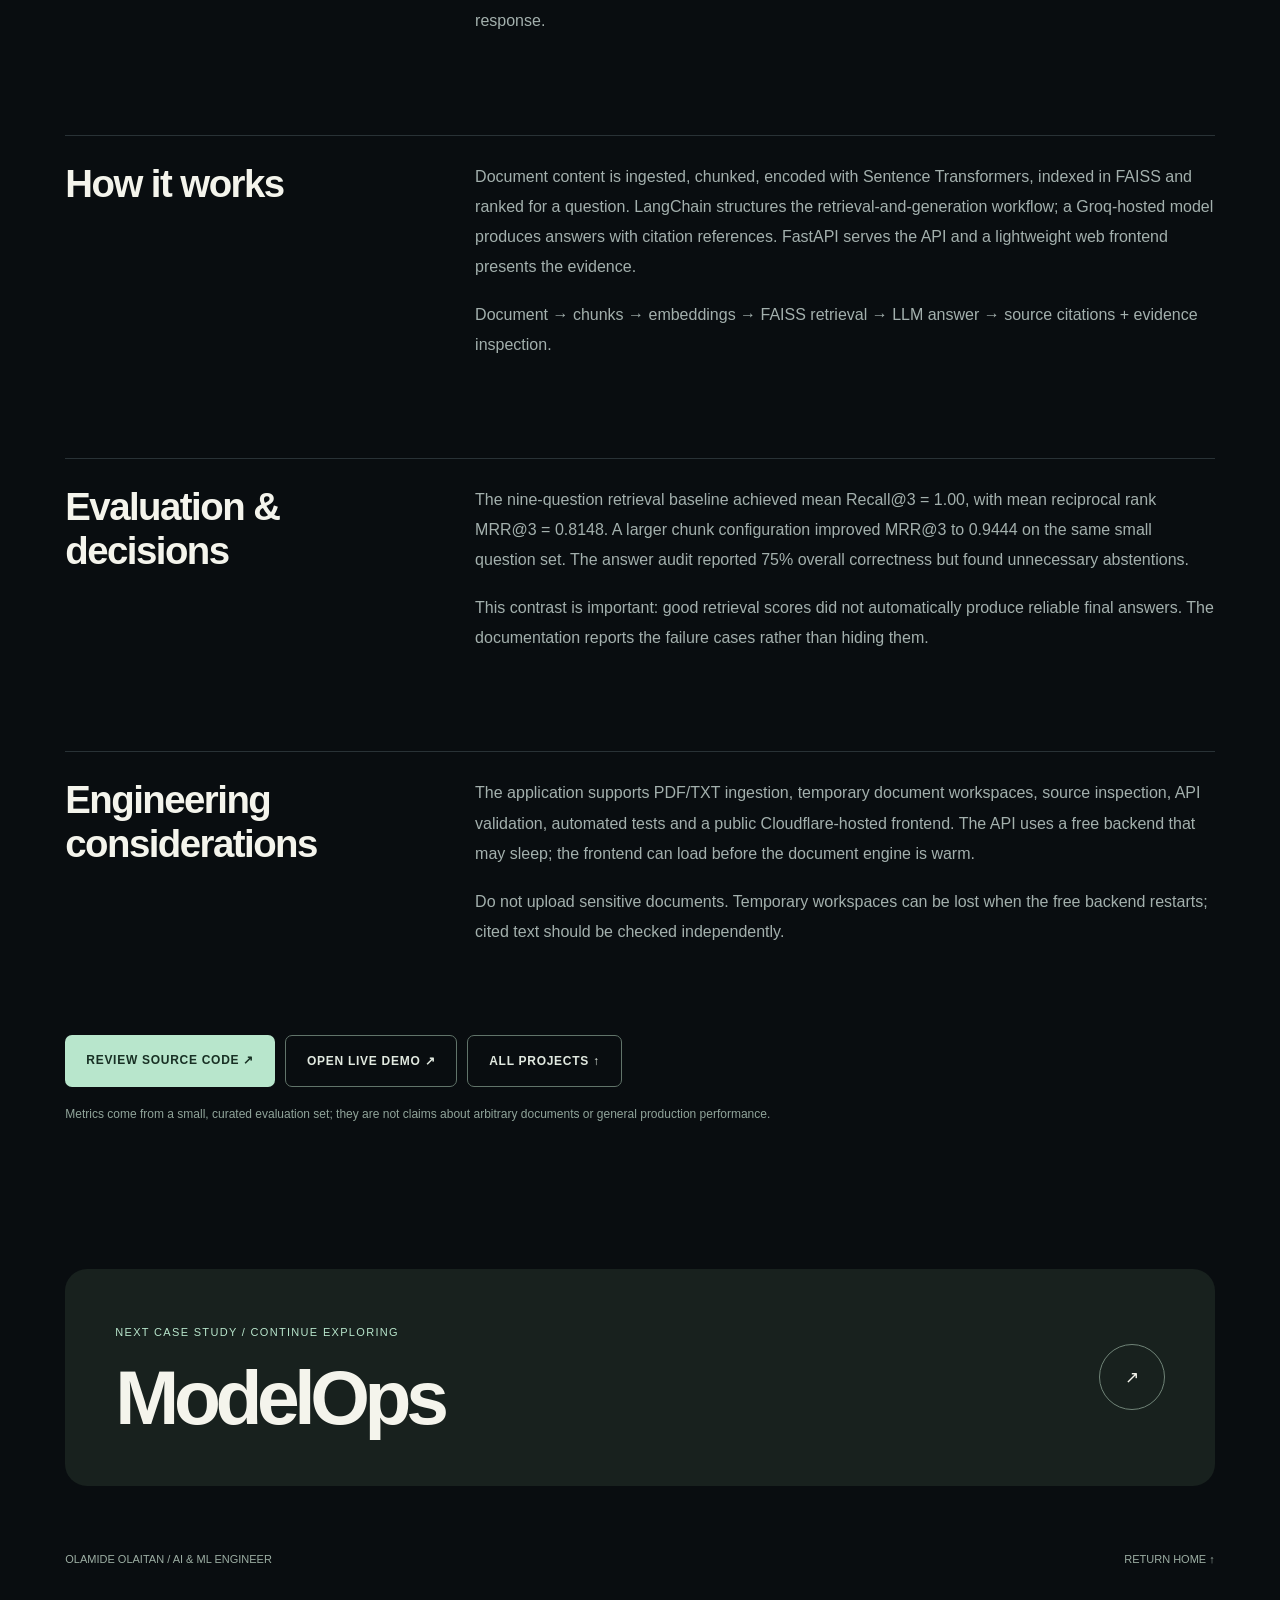
<file: projects/ragassist.html>
<!doctype html>
<html lang="en"><head><meta charset="utf-8"/><meta content="width=device-width,initial-scale=1" name="viewport"/><meta content="#090d10" name="theme-color"/><meta content="RAGAssist — An evidence-first RAG workbench for document question answering—built to show sources, acknowledge insufficient evidence, and measure where retrieval and generation succeed or fail." name="description"/><meta content="RAGAssist — Olamide Olaitan" property="og:title"/><meta content="An evidence-first RAG workbench for document question answering—built to show sources, acknowledge insufficient evidence, and measure where retrieval and generation succeed or fail." property="og:description"/><meta content="/assets/social-card.png" property="og:image"/><link href="/assets/favicon.svg" rel="icon" type="image/svg+xml"/><link href="/assets/styles.css" rel="stylesheet"/><script defer="" src="/assets/main.js"></script><title>RAGAssist Case Study — Olamide Olaitan</title></head>
<body class="case-page"><a class="skip-link" href="#main">Skip to content</a><div aria-hidden="true" class="noise"></div><header class="topbar shell case-nav"><a class="identity" href="/"><span aria-hidden="true" class="identity-mark">O<span>✳</span>O</span><span class="identity-word">OLAMIDE OLAITAN</span></a><div class="topbar-mid">PROJECT / 02 / GENERATIVE AI &amp; RETRIEVAL</div><a class="topbar-action" href="/contact.html">CONTACT ↗</a></header>
<main class="shell" id="main"><section class="case-hero"><a class="case-return" href="/projects/"><span aria-hidden="true">←</span> BACK TO SELECTED WORK</a><p class="case-eyebrow">02 / GENERATIVE AI &amp; RETRIEVAL / CASE STUDY</p><h1>RAG<span>Assist</span></h1><div class="case-summary"><p>An evidence-first RAG workbench for document question answering—built to show sources, acknowledge insufficient evidence, and measure where retrieval and generation succeed or fail.</p><div class="case-meta"><span>RAG</span><span>FAISS</span><span>LangChain</span><span>FastAPI</span><span>Evaluation</span></div></div></section><div aria-label="Abstract project illustration" class="case-banner rag" role="img"><span>EVIDENCE ↗</span></div><div class="case-body"><div class="section-kicker"><span>PROJECT IN FOCUS</span><span>DOCUMENTED APPROACH / VERIFIED REPOSITORY</span></div><div class="case-highlights" style="margin-top:30px"><div class="case-highlight"><span>01 / RECALL@3</span><strong>1.00</strong><small>Nine-question retrieval baseline</small></div><div class="case-highlight"><span>02 / BEST MRR@3</span><strong>0.9444</strong><small>Evaluated chunking variant</small></div><div class="case-highlight"><span>03 / OVERALL ANSWER CORRECTNESS</span><strong>75%</strong><small>Curated answer audit</small></div></div><section class="case-sections reveal"><h2>The challenge</h2><div class="case-copy"><p>A fluent answer is not necessarily a trustworthy answer. When documents are the source of truth, the system must retrieve relevant passages, cite its evidence and avoid claiming certainty where the source is insufficient.</p><p>The workbench answers questions over a fictional sample policy or a temporary user-uploaded document collection. It exposes the retrieved passages rather than hiding them behind the final response.</p></div></section><section class="case-sections reveal"><h2>How it works</h2><div class="case-copy"><p>Document content is ingested, chunked, encoded with Sentence Transformers, indexed in FAISS and ranked for a question. LangChain structures the retrieval-and-generation workflow; a Groq-hosted model produces answers with citation references. FastAPI serves the API and a lightweight web frontend presents the evidence.</p><p>Document → chunks → embeddings → FAISS retrieval → LLM answer → source citations + evidence inspection.</p></div></section><section class="case-sections reveal"><h2>Evaluation &amp; decisions</h2><div class="case-copy"><p>The nine-question retrieval baseline achieved mean Recall@3 = 1.00, with mean reciprocal rank MRR@3 = 0.8148. A larger chunk configuration improved MRR@3 to 0.9444 on the same small question set. The answer audit reported 75% overall correctness but found unnecessary abstentions.</p><p>This contrast is important: good retrieval scores did not automatically produce reliable final answers. The documentation reports the failure cases rather than hiding them.</p></div></section><section class="case-sections reveal"><h2>Engineering considerations</h2><div class="case-copy"><p>The application supports PDF/TXT ingestion, temporary document workspaces, source inspection, API validation, automated tests and a public Cloudflare-hosted frontend. The API uses a free backend that may sleep; the frontend can load before the document engine is warm.</p><p>Do not upload sensitive documents. Temporary workspaces can be lost when the free backend restarts; cited text should be checked independently.</p></div></section>
<div class="case-actionbar"><a href="https://github.com/DarkL19ht/ragassist" rel="noopener noreferrer" target="_blank">REVIEW SOURCE CODE ↗</a><a class="secondary" data-demo="ragassist" href="https://ragassist-workbench.darkl19hts.workers.dev/" rel="noopener noreferrer" target="_blank">OPEN LIVE DEMO ↗</a><a class="secondary" href="/projects/">ALL PROJECTS ↑</a></div><p class="case-disclaimer">Metrics come from a small, curated evaluation set; they are not claims about arbitrary documents or general production performance.</p></div>
<section class="next-case"><div><span>NEXT CASE STUDY / CONTINUE EXPLORING</span><h3>ModelOps</h3></div><a aria-label="Explore ModelOps" href="/projects/modelops.html">↗</a></section></main>
<footer class="case-footer shell"><span>OLAMIDE OLAITAN / AI &amp; ML ENGINEER</span><a href="/">RETURN HOME ↑</a></footer></body></html>
</file>
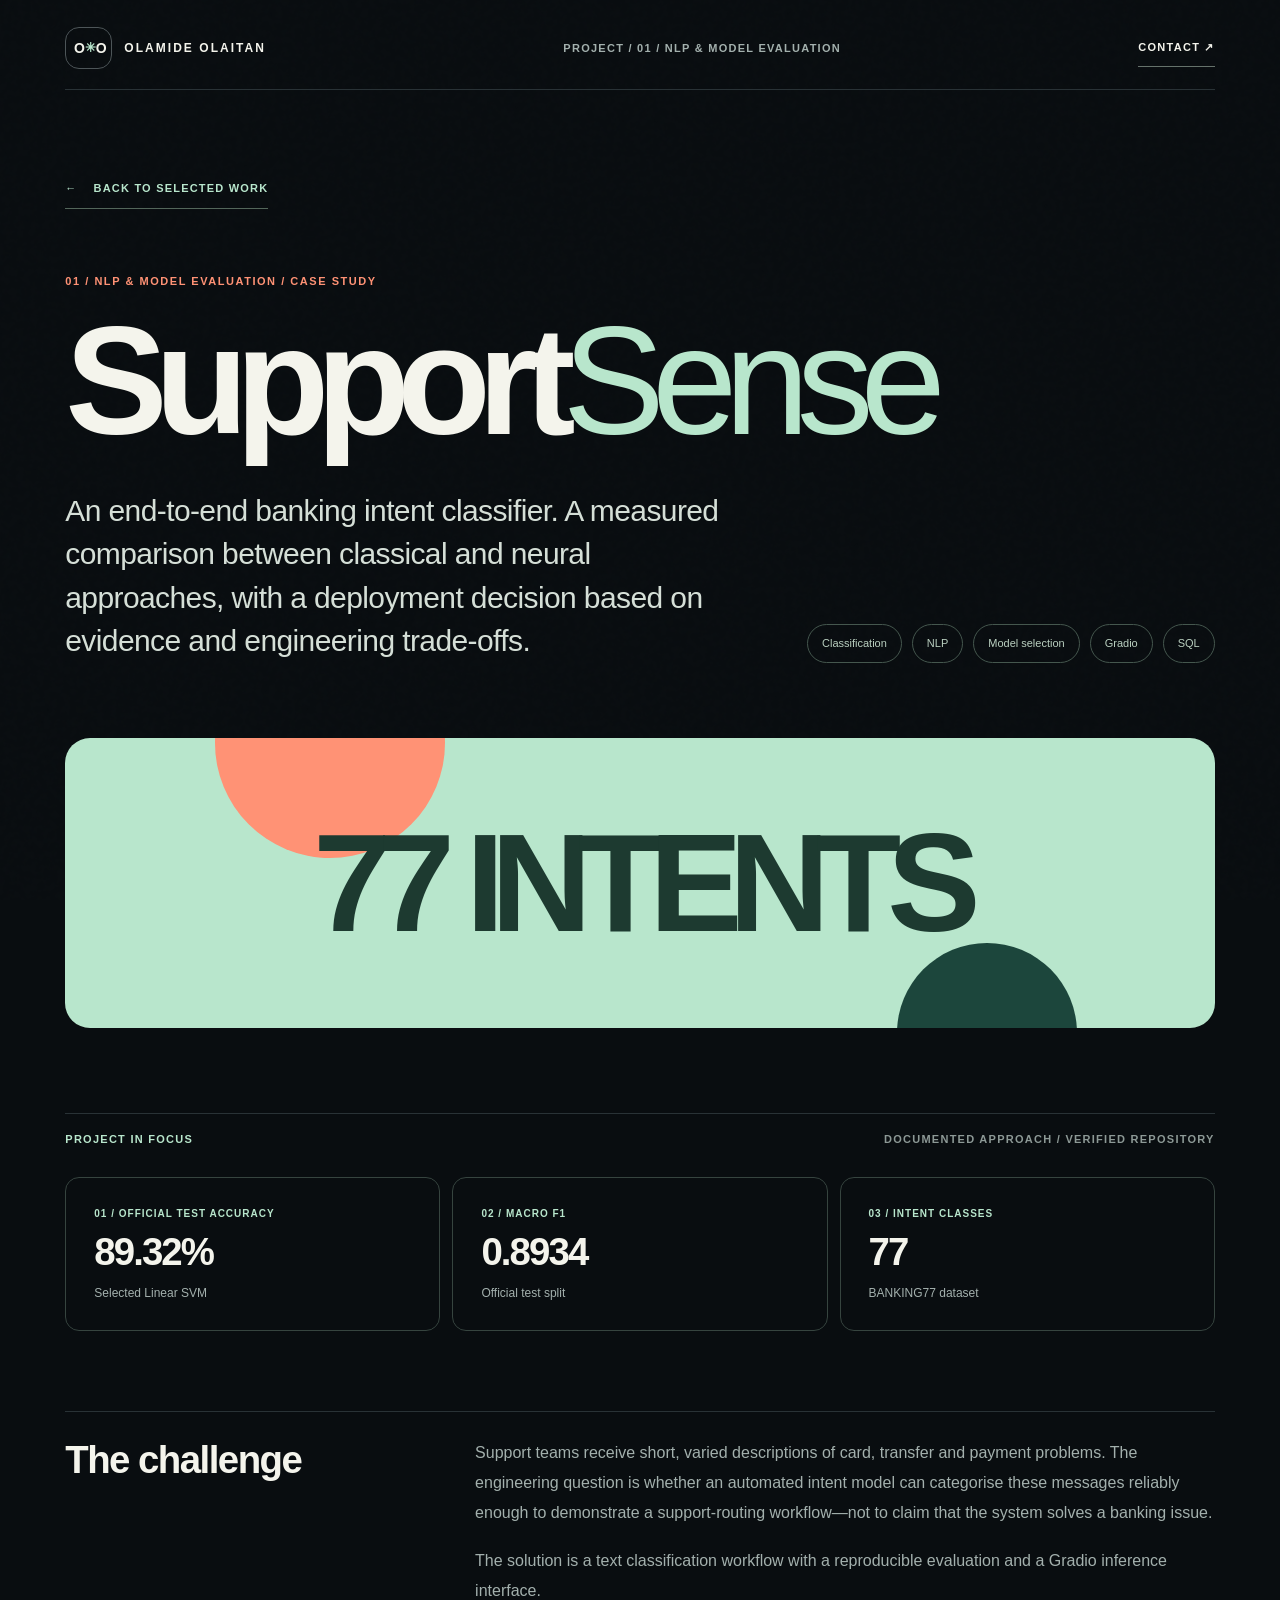
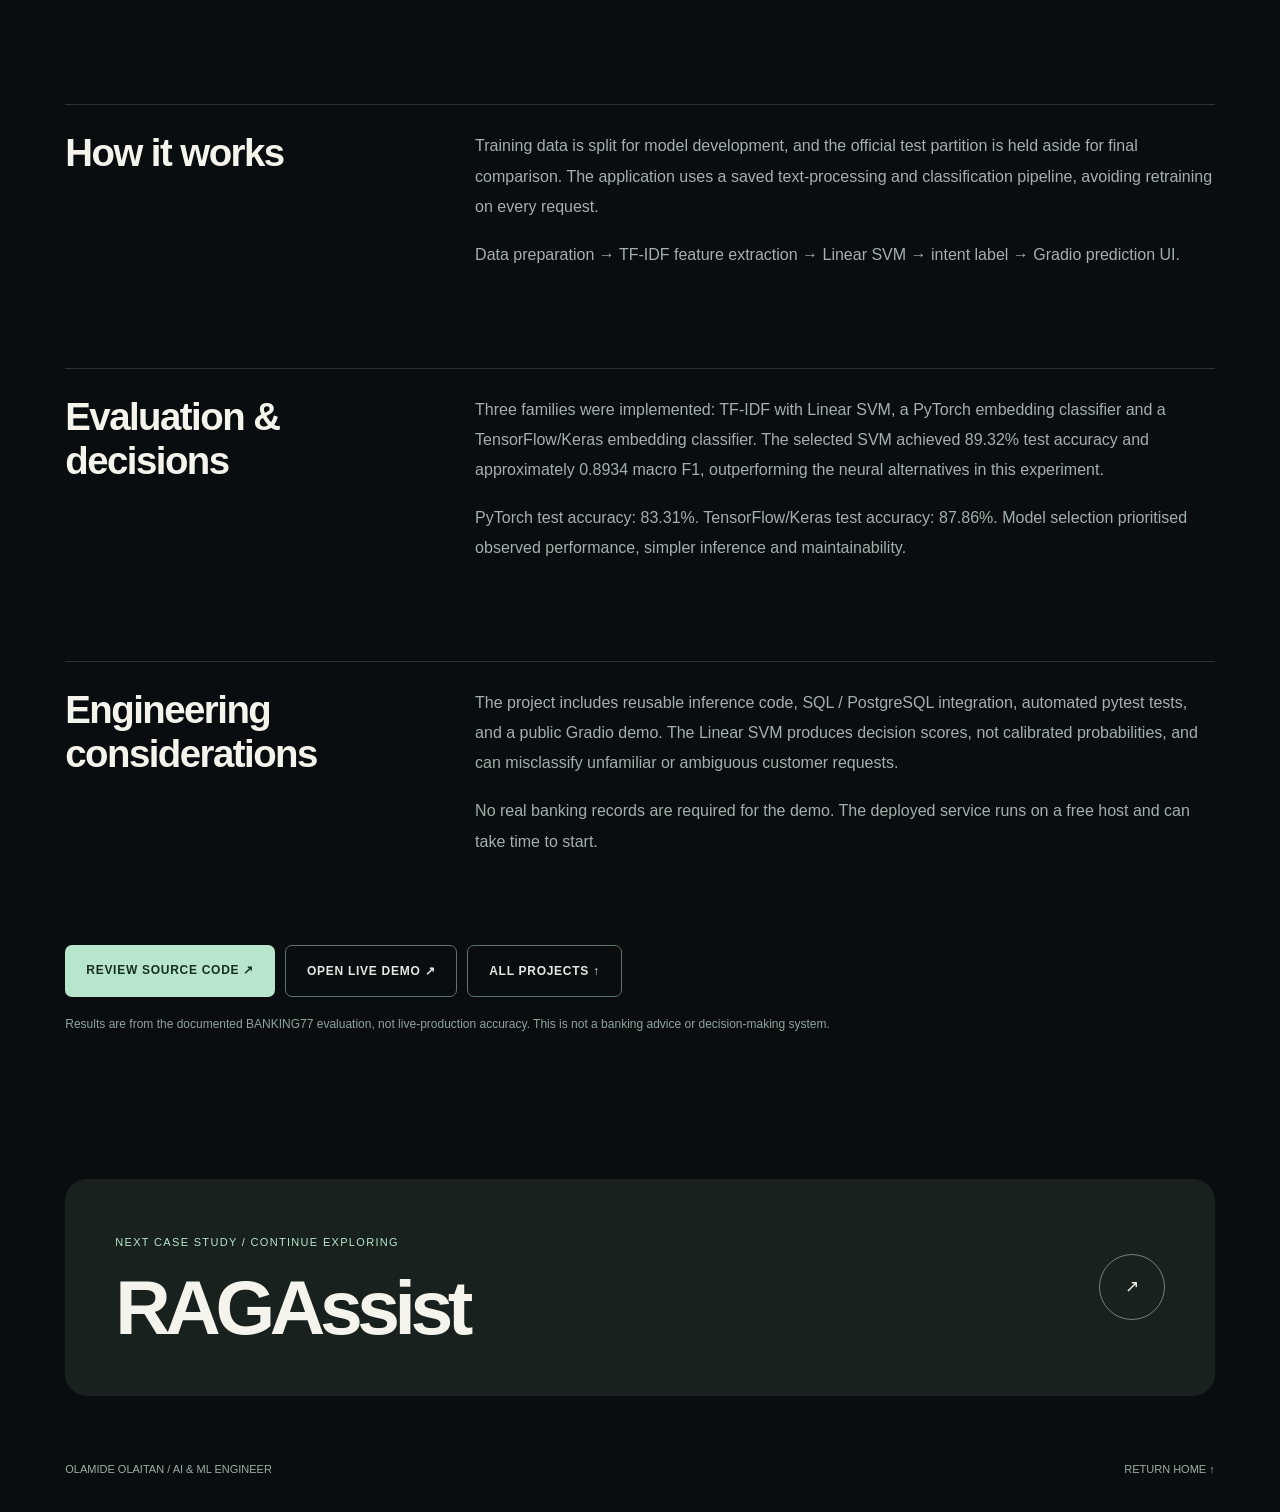
<file: projects/supportsense.html>
<!doctype html>
<html lang="en"><head><meta charset="utf-8"/><meta content="width=device-width,initial-scale=1" name="viewport"/><meta content="#090d10" name="theme-color"/><meta content="SupportSense — An end-to-end banking intent classifier. A measured comparison between classical and neural approaches, with a deployment decision based on evidence and engineering trade-offs." name="description"/><meta content="SupportSense — Olamide Olaitan" property="og:title"/><meta content="An end-to-end banking intent classifier. A measured comparison between classical and neural approaches, with a deployment decision based on evidence and engineering trade-offs." property="og:description"/><meta content="/assets/social-card.png" property="og:image"/><link href="/assets/favicon.svg" rel="icon" type="image/svg+xml"/><link href="/assets/styles.css" rel="stylesheet"/><script defer="" src="/assets/main.js"></script><title>SupportSense Case Study — Olamide Olaitan</title></head>
<body class="case-page"><a class="skip-link" href="#main">Skip to content</a><div aria-hidden="true" class="noise"></div><header class="topbar shell case-nav"><a class="identity" href="/"><span aria-hidden="true" class="identity-mark">O<span>✳</span>O</span><span class="identity-word">OLAMIDE OLAITAN</span></a><div class="topbar-mid">PROJECT / 01 / NLP &amp; MODEL EVALUATION</div><a class="topbar-action" href="/contact.html">CONTACT ↗</a></header>
<main class="shell" id="main"><section class="case-hero"><a class="case-return" href="/projects/"><span aria-hidden="true">←</span> BACK TO SELECTED WORK</a><p class="case-eyebrow">01 / NLP &amp; MODEL EVALUATION / CASE STUDY</p><h1>Support<span>Sense</span></h1><div class="case-summary"><p>An end-to-end banking intent classifier. A measured comparison between classical and neural approaches, with a deployment decision based on evidence and engineering trade-offs.</p><div class="case-meta"><span>Classification</span><span>NLP</span><span>Model selection</span><span>Gradio</span><span>SQL</span></div></div></section><div aria-label="Abstract project illustration" class="case-banner" role="img"><span>77 INTENTS</span></div><div class="case-body"><div class="section-kicker"><span>PROJECT IN FOCUS</span><span>DOCUMENTED APPROACH / VERIFIED REPOSITORY</span></div><div class="case-highlights" style="margin-top:30px"><div class="case-highlight"><span>01 / OFFICIAL TEST ACCURACY</span><strong>89.32%</strong><small>Selected Linear SVM</small></div><div class="case-highlight"><span>02 / MACRO F1</span><strong>0.8934</strong><small>Official test split</small></div><div class="case-highlight"><span>03 / INTENT CLASSES</span><strong>77</strong><small>BANKING77 dataset</small></div></div><section class="case-sections reveal"><h2>The challenge</h2><div class="case-copy"><p>Support teams receive short, varied descriptions of card, transfer and payment problems. The engineering question is whether an automated intent model can categorise these messages reliably enough to demonstrate a support-routing workflow—not to claim that the system solves a banking issue.</p><p>The solution is a text classification workflow with a reproducible evaluation and a Gradio inference interface.</p></div></section><section class="case-sections reveal"><h2>How it works</h2><div class="case-copy"><p>Training data is split for model development, and the official test partition is held aside for final comparison. The application uses a saved text-processing and classification pipeline, avoiding retraining on every request.</p><p>Data preparation → TF-IDF feature extraction → Linear SVM → intent label → Gradio prediction UI.</p></div></section><section class="case-sections reveal"><h2>Evaluation &amp; decisions</h2><div class="case-copy"><p>Three families were implemented: TF-IDF with Linear SVM, a PyTorch embedding classifier and a TensorFlow/Keras embedding classifier. The selected SVM achieved 89.32% test accuracy and approximately 0.8934 macro F1, outperforming the neural alternatives in this experiment.</p><p>PyTorch test accuracy: 83.31%. TensorFlow/Keras test accuracy: 87.86%. Model selection prioritised observed performance, simpler inference and maintainability.</p></div></section><section class="case-sections reveal"><h2>Engineering considerations</h2><div class="case-copy"><p>The project includes reusable inference code, SQL / PostgreSQL integration, automated pytest tests, and a public Gradio demo. The Linear SVM produces decision scores, not calibrated probabilities, and can misclassify unfamiliar or ambiguous customer requests.</p><p>No real banking records are required for the demo. The deployed service runs on a free host and can take time to start.</p></div></section>
<div class="case-actionbar"><a href="https://github.com/DarkL19ht/supportsense-ml" rel="noopener noreferrer" target="_blank">REVIEW SOURCE CODE ↗</a><a class="secondary" data-demo="supportsense" href="https://supportsense-ml.onrender.com/" rel="noopener noreferrer" target="_blank">OPEN LIVE DEMO ↗</a><a class="secondary" href="/projects/">ALL PROJECTS ↑</a></div><p class="case-disclaimer">Results are from the documented BANKING77 evaluation, not live-production accuracy. This is not a banking advice or decision-making system.</p></div>
<section class="next-case"><div><span>NEXT CASE STUDY / CONTINUE EXPLORING</span><h3>RAGAssist</h3></div><a aria-label="Explore RAGAssist" href="/projects/ragassist.html">↗</a></section></main>
<footer class="case-footer shell"><span>OLAMIDE OLAITAN / AI &amp; ML ENGINEER</span><a href="/">RETURN HOME ↑</a></footer></body></html>
</file>
<file: assets/styles.css>
/* Olamide Olaitan · 2026 | No external fonts, frameworks, images or runtime dependencies. */
:root{--ink:#090d10;--ink2:#10171a;--ink3:#182125;--line:#293236;--text:#f4f4ec;--muted:#a3b0ad;--mint:#b8e6cc;--mint-dark:#142c25;--coral:#ff9275;--cream:#f4f0e5;--gold:#dac77f;--radius:28px;--max:1390px;--shell:clamp(20px,5.1vw,82px)}
*{box-sizing:border-box}html{scroll-behavior:smooth;scroll-padding-top:35px}body{margin:0;background:var(--ink);color:var(--text);font:400 16px/1.5 -apple-system,BlinkMacSystemFont,"Segoe UI",Arial,sans-serif;-webkit-font-smoothing:antialiased;overflow-x:hidden}::selection{background:var(--mint);color:var(--ink)}a{color:inherit;text-decoration:none}button,a{ -webkit-tap-highlight-color:transparent }button{font:inherit}a:focus-visible,button:focus-visible{outline:3px solid var(--coral);outline-offset:4px}h1,h2,h3,h4,p{margin:0}p{color:var(--muted)}svg{display:block;max-width:100%}em{font-style:normal;color:var(--mint)}.shell{width:min(calc(100% - var(--shell)*2),var(--max));margin-inline:auto}.skip-link{position:absolute;top:-100px;left:18px;padding:14px 20px;z-index:99;background:var(--mint);color:var(--ink)}.skip-link:focus{top:10px}.noise{position:fixed;z-index:0;inset:0;opacity:.015;pointer-events:none;background-image:url("data:image/svg+xml,%3Csvg viewBox='0 0 160 160' xmlns='http://www.w3.org/2000/svg'%3E%3Cfilter id='n'%3E%3CfeTurbulence type='fractalNoise' baseFrequency='.85' numOctaves='3' stitchTiles='stitch'/%3E%3C/filter%3E%3Crect width='100%25' height='100%25' filter='url(%23n)'/%3E%3C/svg%3E")}.topbar,main,.site-end{position:relative}.topbar{display:flex;align-items:center;justify-content:space-between;gap:20px;padding-block:25px 18px;min-height:90px}.identity{display:flex;align-items:center;gap:12px;white-space:nowrap}.identity-mark{display:inline-flex;align-items:center;justify-content:center;width:47px;height:42px;border:1px solid #4d5558;border-radius:14px;color:var(--text);font-weight:800;letter-spacing:-3px;font-size:14px}.identity-mark span{font-size:13px;color:var(--mint);margin-inline:3px}.identity-word{font-size:12px;letter-spacing:.17em;font-weight:750}.topbar-mid,.topbar-action,.section-kicker,.hero-overline,.hero-intro,.tile-top,.tile-bottom,.tile-index,.hero-footer,.project-number,.project-tags,.project-links,.project-footnote,.cap-index,.cap-tags,.section-small,.contact-top,.contact-bottom,.site-end,.text-link,.visual-stamp,.ui-label,.ui-pred>span,.ops-title,.ops-metrics span,.rag-document>span{font-size:11px;letter-spacing:.115em;font-weight:700}.topbar-mid{color:var(--muted)}.mid-dot{padding-inline:8px;color:var(--mint)}.topbar-action{border-bottom:1px solid #65726b;padding:10px 0}.topbar-action span,.text-link span,.project-links span{display:inline-block;transition:transform .25s}.topbar-action:hover span,.text-link:hover span,.project-links a:hover span{transform:translate(3px,-3px)}.hero{padding-top:42px}.hero-overline{display:flex;align-items:center;justify-content:center;gap:27px;color:#8e9a99}.hero-star{font-size:24px;color:var(--mint)}.hero-name{font-size:clamp(65px,9.05vw,151px);line-height:.99;letter-spacing:-.083em;font-weight:800;text-align:center;padding:20px 0 10px;white-space:nowrap}.hero-name span{font-weight:350}.hero-name .name-punct{color:var(--coral);font-weight:800}.hero-intro{text-align:center;color:#c4cdca;padding:7px 0 33px}.intro-divider{color:var(--coral);padding-inline:9px}.hero-grid{display:grid;grid-template-columns:1.12fr .88fr;gap:15px;min-height:425px}.hero-tile{position:relative;display:block;border-radius:var(--radius);overflow:hidden;isolation:isolate;transition:transform .35s cubic-bezier(.2,.7,.2,1),box-shadow .35s}.hero-tile:hover{transform:translateY(-4px)}.hero-tile:focus-visible{z-index:5}.hero-main{height:430px;background:var(--mint);color:#132923;padding:25px;display:flex;flex-direction:column;justify-content:space-between}.tile-top,.tile-bottom{position:relative;z-index:3;display:flex;align-items:center;justify-content:space-between;gap:12px}.tile-circled{border:1.7px solid #29463d;width:34px;height:34px;border-radius:50%;display:grid;place-items:center;font-size:19px;line-height:1}.tile-bottom{align-items:flex-end}.tile-bottom>span:first-child{max-width:160px}.tile-bottom>span:last-child{text-align:right}.geometric-scene{position:absolute;inset:0;overflow:hidden;pointer-events:none}.orbit-ring{position:absolute;width:320px;height:320px;top:30%;left:49%;transform:translate(-50%,-50%);border:1px solid #6a9481;border-radius:50%;opacity:.38}.orbit-ring:after{content:"";position:absolute;inset:36px;border:1px dashed #54816b;border-radius:50%;opacity:.65}.shape{position:absolute;display:block;will-change:transform}.shape-circle{width:112px;height:112px;background:var(--coral);border-radius:50%;top:26%;left:36%;animation:floatA 8s ease-in-out infinite}.shape-square{width:124px;height:124px;background:#16382e;left:55%;top:42%;transform:rotate(-19deg);animation:floatB 11s ease-in-out infinite}.shape-triangle{width:0;height:0;border-left:67px solid transparent;border-right:67px solid transparent;border-bottom:121px solid var(--cream);top:46%;left:17%;transform:rotate(25deg);animation:floatC 10s ease-in-out infinite}.shape-small-circle{width:25px;height:25px;border-radius:50%;background:#f4f0e5;left:70%;top:30%;animation:floatA 6s -2s ease-in-out infinite}.wireline{position:absolute;width:250px;border-top:1px solid #397665;transform:rotate(-25deg);opacity:.3;top:37%;left:-45px}.wireline.l2{transform:rotate(35deg);left:auto;right:-70px;top:69%}.marquee-holder{position:absolute;z-index:2;top:54%;left:0;right:0;overflow:hidden;white-space:nowrap;transform:translateY(-50%);pointer-events:none}.marquee-inner{font-size:clamp(36px,5.4vw,80px);line-height:1.1;letter-spacing:-.06em;font-weight:570;width:max-content;color:#fffdf6;animation:scrollText 19s linear infinite;text-shadow:0 1px 16px #1c46351b}.marquee-inner span{margin-inline:45px;color:#255647}.hero-side{display:flex;flex-direction:column;gap:15px;min-width:0}.side-split{display:grid;grid-template-columns:1fr 1fr;gap:15px;flex:1}.side-tile{display:flex;flex-direction:column;justify-content:space-between;padding:24px;min-height:205px}.side-light{background:var(--cream);color:#17211f}.side-dark{background:#202124;color:var(--text)}.tile-index{display:flex;align-items:center;justify-content:space-between}.tile-index>span{opacity:.5}.side-lower{display:flex;align-items:flex-end;justify-content:space-between;gap:8px}.side-lower strong{font-size:clamp(25px,3.5vw,44px);letter-spacing:-.065em;line-height:1;font-weight:750}.small-spark{font-size:15px;color:#86998f;vertical-align:top;padding-left:7px}.corner-arrow{font-size:25px;font-weight:350;line-height:1}.side-contact{height:210px;display:flex;flex-direction:column;justify-content:space-between;background:var(--coral);color:#2a211d;padding:24px}.contact-tile-bottom{display:flex;justify-content:space-between;align-items:flex-end}.contact-tile-bottom strong{font-size:clamp(27px,3vw,42px);line-height:1.04;letter-spacing:-.05em}.contact-tile-bottom .corner-arrow{font-size:35px}.hero-footer{display:flex;justify-content:space-between;gap:20px;margin-top:22px;color:#aab5b2}.availability-pulse{width:7px;height:7px;border-radius:50%;background:var(--mint);display:inline-block;margin:0 7px 1px 0;box-shadow:0 0 0 4px #b8e6cc1c}.hero-footer a:hover{text-decoration:underline}.section-space{padding-top:clamp(94px,12vw,185px)}.section-kicker{display:flex;justify-content:space-between;border-top:1px solid var(--line);padding-top:17px;color:var(--mint);gap:20px}.section-kicker>span:last-child{color:#8d9996}.section-heading{display:flex;align-items:end;justify-content:space-between;gap:32px;padding:35px 0 55px}.section-heading h2,.about-lead h2,.process-grid h2{font-size:clamp(42px,5.6vw,82px);line-height:1.04;letter-spacing:-.065em;font-weight:600}.section-heading p{max-width:390px;line-height:1.75;font-size:15px}.projects-list{border-top:1px solid var(--line)}.project-row{display:grid;grid-template-columns:1fr 1.06fr 1.02fr;column-gap:28px;align-items:stretch;padding:40px 0;border-bottom:1px solid var(--line);min-height:343px}.project-number{color:var(--mint)}.project-heading h3{font-size:clamp(37px,4vw,62px);font-weight:760;letter-spacing:-.07em;line-height:1;margin:24px 0 7px}.project-heading h3 span{color:var(--mint);font-weight:380}.project-heading>p{font-size:14px;color:#a9b2af}.project-tags{display:flex;gap:7px;flex-wrap:wrap;margin-top:27px;letter-spacing:0;font-size:11px;font-weight:550}.project-tags span{padding:6px 9px;border:1px solid #34413f;border-radius:6px;color:#afc2b8}.project-visual{position:relative;overflow:hidden;border-radius:17px;height:267px;align-self:center}.visual-sense{background:#263f34;padding:27px}.visual-sense:before,.visual-rag:before,.visual-ops:before{content:"";position:absolute;width:230px;height:230px;border-radius:50%;background:#b8e6cc18;filter:blur(30px);left:-70px;bottom:-95px}.visual-ui{position:relative;border:1px solid #74a68b80;background:#192e28;border-radius:13px;height:100%;padding:22px 21px;box-shadow:14px 16px 0 #172d2568}.ui-label{display:flex;justify-content:space-between;gap:7px;color:#bed4c5;font-size:9px}.ui-label span{color:#7d9f8a}.ui-input{border-radius:8px;border:1px solid #4e6e60;padding:10px;margin-top:18px;font-size:12px;color:#e4eadd;background:#2b4639}.ui-rule{height:1px;background:#557563;margin:14px 0}.ui-pred{display:flex;justify-content:space-between;align-items:center;gap:9px;color:var(--mint)}.ui-pred>span{font-size:9px;color:#9db9a8}.ui-pred strong{font-size:14px}.ui-bars{display:flex;align-items:end;gap:5px;height:30px;margin-top:12px}.ui-bars i{flex:1;background:#9ddfbd;height:50%;border-radius:3px 3px 0 0}.ui-bars i:nth-child(3n){height:83%}.ui-bars i:nth-child(4n){height:32%}.ui-bars i:nth-child(7){height:95%;background:#ffa17e}.visual-stamp{position:absolute;bottom:8px;right:8px;border-radius:7px;background:var(--coral);color:#24201a;padding:8px;font-size:9px}.visual-stamp b{margin-left:8px}.visual-rag{background:#e9dec6;padding:28px}.rag-document{position:absolute;border-radius:9px;box-shadow:3px 9px 20px #0002}.rag-doc-left{background:#fff8e8;color:#213e37;width:53%;height:79%;left:6%;top:13%;padding:15px;transform:rotate(-7deg)}.rag-document>span{font-size:9px;color:#5a7a6b}.rag-doc-left i,.rag-doc-right i{display:block;width:90%;height:5px;background:#c4d1c4;margin-top:13px;border-radius:4px}.rag-doc-left i:nth-of-type(2){width:77%}.rag-doc-left i:nth-of-type(3){width:64%}.rag-doc-left .selected-line{height:10px;background:#fbaa82;width:80%}.rag-doc-left .rag-doc-foot{display:block;margin-top:20px;color:#567761}.rag-doc-right{background:#183d33;color:#f8f1e8;width:53%;height:79%;left:44%;top:7%;padding:18px;transform:rotate(5deg)}.rag-doc-right>span{color:#9fd9bb}.rag-doc-right b{display:block;font-size:17px;line-height:1.2;letter-spacing:-.03em;margin-top:15px}.rag-doc-right i{background:#497365}.rag-highlight{font-size:9px;letter-spacing:.1em;padding:8px;background:#b8e6cc;color:#1e3930;margin-top:15px;width:max-content;border-radius:3px}.rag-link{position:absolute;z-index:2;width:30px;height:30px;border-radius:50%;background:var(--coral);left:46%;top:45%;border:6px solid #e9dec6}.visual-ops{background:#252935;padding:24px}.ops-ui{position:relative;height:100%;background:#121d24;border:1px solid #3b515d;border-radius:12px;padding:17px}.ops-title{display:flex;justify-content:space-between;font-size:9px;color:#d7e4e3}.ops-title span{color:#b4e5c2}.ops-title i{width:6px;height:6px;border-radius:50%;background:#a8e7b8;display:inline-block;margin-right:5px}.ops-chart{height:112px;border-bottom:1px solid #374a50;margin-top:12px;color:#ffad94;background:repeating-linear-gradient(to bottom,transparent 0,transparent 24px,#344550 25px)}.ops-chart svg{width:100%;height:100%}.ops-metrics{display:grid;grid-template-columns:repeat(3,1fr);gap:8px;padding-top:13px}.ops-metrics div{display:flex;flex-direction:column;gap:5px}.ops-metrics span{font-size:7px;color:#98aaac}.ops-metrics strong{font-size:10px;color:#c8efe0}.project-description{display:flex;flex-direction:column;justify-content:space-between;gap:15px;padding:4px 0}.project-description>p{font-size:14px;line-height:1.72}.evidence{display:flex;align-items:center;gap:14px;border-top:1px solid var(--line);padding-top:15px}.evidence strong{font-size:clamp(37px,3.9vw,55px);line-height:1;letter-spacing:-.07em;font-weight:600;color:#f3f4ec;white-space:nowrap}.evidence strong span{font-size:.48em;color:var(--coral);letter-spacing:-.02em}.evidence>span{font-size:10px;color:#9ba9a4;letter-spacing:.09em;font-weight:700;line-height:1.65}.evidence-word strong{font-size:clamp(28px,3.1vw,43px)}.project-links{display:flex;gap:24px;align-items:center;flex-wrap:wrap}.project-links a{padding:11px 0;border-bottom:1px solid #81948c;white-space:nowrap}.project-links a:last-child{color:var(--mint)}.project-footnote{margin-top:22px;color:#8c9895;font-size:10px;line-height:1.7;letter-spacing:.035em}.project-footnote a{text-decoration:underline;color:#cddbd1;text-underline-offset:3px}.statement-band{margin-top:125px;background:var(--mint);color:#132b22;overflow:hidden}.statement-content{min-height:320px;display:flex;justify-content:space-between;align-items:center;gap:20px}.statement-content p{font-size:clamp(34px,5vw,76px);line-height:1.05;letter-spacing:-.06em;font-weight:800;max-width:1050px;color:#173528}.statement-content p span{color:#6e8f7b}.statement-mark{font-size:105px;font-weight:100;line-height:1}.about-grid{display:grid;grid-template-columns:1.14fr .86fr;gap:clamp(40px,7vw,110px);padding-top:55px}.about-lead h2{font-size:clamp(42px,5vw,73px)}.about-lead>p{font-size:17px;max-width:650px;line-height:1.9;margin-top:30px}.text-link{display:inline-flex;gap:40px;border-bottom:1px solid #7d9086;padding:13px 0;margin-top:28px;color:var(--mint)}.about-facts{display:flex;flex-direction:column}.about-facts>div{border-bottom:1px solid var(--line);padding:20px 0 24px;display:flex;flex-direction:column;gap:9px}.about-facts>div:first-child{padding-top:3px}.about-facts span{color:var(--mint);font-size:10px;font-weight:700;letter-spacing:.1em}.about-facts strong{font-size:18px;line-height:1.3;font-weight:600}.about-facts small{font-size:13px;color:#84928f}.cap-grid{display:grid;grid-template-columns:repeat(4,1fr);gap:12px}.cap-card{padding:26px;background:#141c1f;border:1px solid #283235;border-radius:19px;display:flex;flex-direction:column;min-height:315px}.cap-index{color:#a7b9af}.cap-icon{font-size:56px;font-weight:250;line-height:1;margin:29px 0 25px;color:var(--mint)}.cap-card:nth-child(2) .cap-icon{color:var(--coral)}.cap-card:nth-child(3) .cap-icon{color:var(--gold)}.cap-card h3{font-size:21px;letter-spacing:-.035em;margin-bottom:12px}.cap-card p{font-size:13px;line-height:1.75;flex:1}.cap-tags{font-size:9px;letter-spacing:.05em;font-weight:600;color:#a6c5b9;margin-top:30px;line-height:1.7}.process-grid{display:grid;grid-template-columns:1fr 1fr;gap:50px;padding-top:43px}.process-grid h2{font-size:clamp(41px,4.85vw,72px)}.process-steps{border-top:1px solid var(--line)}.process-steps>div{display:grid;grid-template-columns:50px 1fr;gap:12px;border-bottom:1px solid var(--line);padding:19px 0}.process-steps>div span{font-size:11px;color:var(--mint);font-weight:700}.process-steps strong{font-size:17px;letter-spacing:-.02em}.process-steps p{grid-column:2;font-size:13px;line-height:1.6;margin-top:-5px}.warm-note{margin-top:140px;padding:32px 36px;background:#151e20;border:1px solid #31423e;border-radius:20px;display:flex;justify-content:space-between;align-items:center;gap:30px}.warm-note>div{max-width:780px}.section-small{color:var(--mint)}.warm-note h2{font-size:clamp(25px,3vw,44px);line-height:1.2;margin-top:12px;letter-spacing:-.04em}.warm-note p{font-size:13px;line-height:1.8;margin-top:14px}.warm-pictogram{font-size:46px;letter-spacing:.2em;color:#badccc;white-space:nowrap}.contact-section{padding-bottom:60px}.contact-panel{background:var(--coral);color:#1e221e;border-radius:var(--radius);padding:clamp(25px,5vw,67px);position:relative;overflow:hidden}.contact-panel:after{content:"";position:absolute;width:550px;height:550px;border:1px solid #38362d29;border-radius:50%;right:-150px;top:100px;pointer-events:none}.contact-top,.contact-bottom{display:flex;justify-content:space-between;gap:16px}.contact-panel h2{font-size:clamp(55px,9vw,133px);line-height:.96;letter-spacing:-.077em;font-weight:750;padding:83px 0 35px;position:relative;z-index:1}.contact-panel h2 em{color:#653e35}.contact-panel>p{color:#493b32;font-size:18px;max-width:540px;line-height:1.6;position:relative;z-index:1}.contact-actions{display:flex;gap:12px;flex-wrap:wrap;margin-top:36px;position:relative;z-index:1}.contact-actions a{padding:15px 19px;border-radius:8px;font-size:11px;letter-spacing:.09em;font-weight:750;display:flex;justify-content:space-between;gap:50px}.contact-primary{background:#162924;color:#f2f5ec}.contact-secondary{border:1px solid #5b4b43;color:#2e2925}.contact-actions a:hover{transform:translateY(-2px)}.contact-optional{display:flex;gap:22px;position:relative;z-index:1;margin-top:20px}.contact-optional[hidden]{display:none}.contact-optional a{font-size:11px;letter-spacing:.07em;font-weight:700;text-decoration:underline;text-underline-offset:4px}.contact-bottom{border-top:1px solid #6652495c;padding-top:20px;margin-top:110px;position:relative;z-index:1}.contact-bottom a:hover{text-decoration:underline}.site-end{display:flex;justify-content:space-between;gap:15px;font-size:9px;color:#7c8d87;padding:0 0 30px}.reveal{opacity:0;transform:translateY(18px);transition:opacity .65s ease,transform .65s cubic-bezier(.2,.8,.2,1)}.reveal.is-visible{opacity:1;transform:translateY(0)}@keyframes floatA{0%,100%{transform:translate(0,0)}50%{transform:translate(18px,-18px)}}@keyframes floatB{0%,100%{transform:translate(0,0) rotate(-19deg)}50%{transform:translate(-18px,-15px) rotate(-5deg)}}@keyframes floatC{0%,100%{transform:translate(0,0) rotate(25deg)}50%{transform:translate(10px,-16px) rotate(10deg)}}@keyframes scrollText{from{transform:translateX(8%)}to{transform:translateX(-45%)}}
/* Case studies */
.case-nav{border-bottom:1px solid var(--line)}.case-page .topbar{margin-bottom:0}.case-hero{padding-top:85px;padding-bottom:75px}.case-return{display:inline-flex;align-items:center;gap:16px;font-size:11px;letter-spacing:.11em;color:var(--mint);font-weight:750;padding-bottom:11px;border-bottom:1px solid #53665a}.case-eyebrow{font-size:11px;letter-spacing:.14em;color:var(--coral);font-weight:700;margin-top:64px}.case-hero h1{font-size:clamp(78px,12vw,177px);letter-spacing:-.085em;font-weight:750;line-height:1;margin-top:16px}.case-hero h1 span{color:var(--mint);font-weight:300}.case-summary{display:grid;grid-template-columns:1.2fr .8fr;gap:50px;align-items:end;margin-top:30px}.case-summary>p{font-size:clamp(19px,2.4vw,30px);line-height:1.45;color:#d5dfd7;letter-spacing:-.02em;max-width:820px}.case-summary .case-meta{display:flex;gap:10px;flex-wrap:wrap;justify-content:flex-end}.case-summary .case-meta span{padding:10px 14px;border-radius:100px;border:1px solid #45574e;color:#bad0c0;font-size:11px}.case-banner{min-height:290px;border-radius:25px;background:var(--mint);display:flex;align-items:center;justify-content:center;position:relative;overflow:hidden;color:#1d3a30}.case-banner span{font-size:clamp(70px,11vw,140px);font-weight:800;letter-spacing:-.1em;z-index:2}.case-banner:before,.case-banner:after{content:"";position:absolute;border-radius:50%;width:230px;height:230px;background:var(--coral);top:-110px;left:13%}.case-banner:after{width:180px;height:180px;top:auto;left:auto;bottom:-95px;right:12%;background:#1c463c}.case-banner.rag{background:#e7dcc6;color:#1f4235}.case-banner.rag:after{background:#ffb69c}.case-banner.ops{background:#232e32;color:var(--mint)}.case-banner.ops:before{background:#d9c178}.case-body{padding-top:85px}.case-highlights{display:grid;grid-template-columns:repeat(3,1fr);gap:12px}.case-highlight{border:1px solid #36443f;padding:28px;border-radius:14px;min-height:154px;display:flex;flex-direction:column;justify-content:space-between}.case-highlight span{color:var(--mint);font-size:10px;letter-spacing:.1em;font-weight:700}.case-highlight strong{font-size:clamp(24px,3vw,43px);letter-spacing:-.05em;font-weight:570;line-height:1.1}.case-highlight small{color:var(--muted);font-size:12px}.case-sections{display:grid;grid-template-columns:1fr 2fr;gap:40px;border-top:1px solid var(--line);margin-top:80px;padding-top:26px}.case-sections h2{font-size:clamp(29px,3vw,46px);letter-spacing:-.04em;font-weight:550;line-height:1.14}.case-sections .case-copy{max-width:820px}.case-copy p{font-size:16px;line-height:1.88;margin-bottom:18px}.case-copy ul{color:#b2c0b5;padding-left:21px;line-height:1.95}.case-copy li{margin:5px 0}.case-copy strong{color:var(--text);font-weight:600}.case-code{margin-top:20px;background:#14201c;border:1px solid #344a40;border-radius:10px;padding:21px;font-family:ui-monospace,SFMono-Regular,Consolas,monospace;white-space:pre-wrap;overflow-wrap:anywhere;color:#c3e6ce;font-size:12px;line-height:1.85}.case-actionbar{display:flex;gap:10px;flex-wrap:wrap;margin-top:70px}.case-actionbar a{background:var(--mint);border-radius:7px;color:#183024;font-size:12px;font-weight:800;padding:16px 21px;letter-spacing:.06em}.case-actionbar a.secondary{background:transparent;border:1px solid #61746a;color:#e1e9e0}.case-disclaimer{color:#90a49a;font-size:12px;margin-top:18px;line-height:1.6}.next-case{margin-top:145px;background:#18211e;padding:50px;border-radius:22px;display:flex;align-items:center;justify-content:space-between;gap:25px}.next-case span{color:var(--mint);font-size:11px;letter-spacing:.12em}.next-case h3{font-size:clamp(42px,6vw,85px);line-height:1;letter-spacing:-.07em;margin-top:16px}.next-case a{font-size:17px;border-radius:50%;width:66px;height:66px;border:1px solid #708478;display:grid;place-items:center}.case-footer{padding-block:65px 35px;font-size:11px;color:#9caea3;display:flex;justify-content:space-between}
@media(max-width:1150px){.topbar-mid{display:none}.hero-name{font-size:clamp(55px,9.4vw,115px)}.project-row{grid-template-columns:.94fr 1.06fr;row-gap:23px}.project-description{grid-column:1 / -1;display:grid;grid-template-columns:1fr .8fr;align-items:center}.project-description>p{grid-row:1 / 3}.project-links{align-self:start}.cap-grid{grid-template-columns:repeat(2,1fr)}.cap-card{min-height:280px}}@media(max-width:760px){:root{--shell:20px;--radius:21px}.topbar{padding-block:20px;min-height:72px}.identity-word{font-size:10px;letter-spacing:.08em}.topbar-action{font-size:9px}.hero{padding-top:24px}.hero-overline{gap:11px;font-size:9px}.hero-name{font-size:clamp(43px,10vw,77px);white-space:normal;padding:20px 0 12px;line-height:.95}.hero-name span{display:block}.hero-intro{font-size:9px;line-height:1.7;padding:5px 0 25px}.intro-divider{padding-inline:4px}.hero-grid{display:flex;flex-direction:column}.hero-main{height:390px;padding:21px}.side-split{gap:10px}.side-tile{min-height:155px;padding:18px}.side-lower strong{font-size:clamp(23px,6vw,35px)}.side-contact{height:170px;padding:18px}.contact-tile-bottom strong{font-size:34px}.hero-side{gap:10px}.hero-footer{font-size:9px;line-height:1.6;flex-wrap:wrap}.section-space{padding-top:100px}.section-kicker{font-size:9px}.section-kicker>span:last-child{max-width:50%;text-align:right}.section-heading{display:block;padding:27px 0 35px}.section-heading h2,.about-lead h2,.process-grid h2{font-size:clamp(40px,9vw,64px)}.section-heading p{margin-top:23px}.project-row{grid-template-columns:1fr;padding:34px 0;min-height:0;gap:22px}.project-heading h3{font-size:55px;margin-top:15px}.project-tags{margin-top:15px}.project-visual{width:100%;max-width:520px;height:240px}.project-description{grid-column:auto;display:flex;gap:23px}.project-description>p{font-size:14px}.project-links{gap:24px}.statement-band{margin-top:105px}.statement-content{min-height:240px}.statement-content p{font-size:clamp(31px,7.4vw,58px)}.statement-mark{font-size:55px}.about-grid,.process-grid{grid-template-columns:1fr;gap:43px}.about-lead>p{font-size:16px}.cap-grid{grid-template-columns:1fr 1fr;gap:9px}.cap-card{padding:20px;min-height:300px}.cap-card h3{font-size:19px}.cap-card p{font-size:12px}.cap-icon{font-size:44px;margin:24px 0}.warm-note{margin-top:110px;padding:26px;display:block}.warm-pictogram{display:none}.contact-panel h2{padding-top:80px}.contact-bottom{margin-top:100px}.site-end{display:block;line-height:1.9}.case-hero{padding-top:50px}.case-eyebrow{margin-top:55px}.case-hero h1{font-size:clamp(65px,15vw,95px)}.case-summary{grid-template-columns:1fr;gap:25px}.case-summary .case-meta{justify-content:flex-start}.case-banner{min-height:215px}.case-banner span{font-size:clamp(52px,11vw,85px)}.case-highlights{grid-template-columns:1fr}.case-highlight{min-height:110px}.case-sections{grid-template-columns:1fr;gap:20px;margin-top:60px}.next-case{padding:26px;margin-top:100px}.next-case a{width:48px;height:48px;flex-shrink:0}.case-footer{gap:16px}}
@media(max-width:420px){:root{--shell:14px}.identity-word{max-width:88px;white-space:normal;line-height:1.2}.topbar-action{font-size:8px}.hero-name{font-size:clamp(40px,10.2vw,55px)}.tile-bottom{font-size:9px}.side-lower strong{font-size:22px}.cap-grid{grid-template-columns:1fr}.cap-card{min-height:230px}.contact-panel h2{font-size:52px}.contact-top{font-size:9px}.contact-actions a{width:100%}.statement-mark{display:none}.project-heading h3{font-size:49px}}
@media(prefers-reduced-motion:reduce){*,*::before,*::after{animation-duration:.01ms!important;animation-iteration-count:1!important;transition-duration:.01ms!important;scroll-behavior:auto!important}.reveal{opacity:1;transform:none}.hero-tile:hover{transform:none}}

@media(max-width:760px){.hero-name>span:first-of-type::after{content:'.';color:var(--coral);font-weight:800}.hero-name .name-punct{display:none}}


/* V2 — discrete routes, tactile hover, more kinetic abstract shapes */
.landing-only{min-height:100svh;display:flex;flex-direction:column}
.landing-only main{flex:1;display:flex;align-items:center}
.landing-only .topbar{flex-shrink:0}
.landing-only .hero{padding-top:clamp(5px,2vh,24px);padding-bottom:clamp(14px,3vh,36px)}
.landing-only .hero-name{font-size:clamp(65px,8.6vw,139px);padding:clamp(7px,2vh,20px) 0 8px}
.landing-only .hero-intro{padding:5px 0 clamp(14px,2.6vh,28px)}
.landing-only .hero-grid{min-height:0;height:clamp(308px,48svh,460px)}
.landing-only .hero-main{height:100%}
.landing-only .hero-side{height:100%}
.landing-only .side-split{min-height:0}
.landing-only .side-tile{min-height:0}
.landing-only .side-contact{height:auto;flex:1;min-height:0}
.landing-only .hero-footer{margin-top:clamp(10px,1.9vh,20px)}
/* The entire tile is a target; the active tile rises noticeably above its peers. */
.hero-tile{will-change:transform;transform-origin:center;transition:transform .48s cubic-bezier(.16,1,.3,1),box-shadow .48s cubic-bezier(.16,1,.3,1),filter .48s,background-color .48s}
.hero-tile:hover,.hero-tile:focus-visible{transform:translate3d(0,-16px,0) scale(1.018);box-shadow:0 30px 60px #0009,0 8px 25px #0005;filter:brightness(1.045);z-index:5}
.hero-tile:active{transform:translate3d(0,-8px,0) scale(1.005)}
.hero-main:hover,.hero-main:focus-visible{box-shadow:0 39px 85px #000b,0 0 0 2px #def8dc6b}
.hero-main .tile-circled,.side-tile .corner-arrow,.side-contact .corner-arrow{transition:transform .42s cubic-bezier(.16,1,.3,1)}
.hero-tile:hover .tile-circled,.hero-tile:focus-visible .tile-circled{transform:rotate(45deg) scale(1.18)}
.hero-tile:hover .corner-arrow,.hero-tile:focus-visible .corner-arrow{transform:translate(8px,-8px) rotate(12deg) scale(1.25)}
.side-light:hover{background:#fffdf2}.side-dark:hover{background:#293337}.side-contact:hover{background:#ffa789}
/* Float continuously, with faster choreography. On hover shapes morph, recolour and move faster. */
.shape-circle{animation-duration:4.1s}
.shape-square{animation-duration:5.4s}
.shape-triangle{animation-duration:4.9s}
.shape-small-circle{animation-duration:3.1s}
.marquee-inner{animation-duration:11s;transition:color .3s,letter-spacing .4s}
.orbit-ring{animation:orbitBreathe 6.5s ease-in-out infinite;transition:border-color .3s,opacity .3s}
.hero-main:is(:hover,:focus-visible) .marquee-inner{animation-duration:6.8s;letter-spacing:-.03em;color:#ffffff}
.hero-main:is(:hover,:focus-visible) .shape-circle{background:#f76d56;border-radius:34% 66% 49% 51%;animation-name:floatAHover;animation-duration:2.1s}
.hero-main:is(:hover,:focus-visible) .shape-square{background:#235b4b;border-radius:22px;animation-name:floatBHover;animation-duration:2.7s}
.hero-main:is(:hover,:focus-visible) .shape-triangle{border-bottom-color:#fff8df;animation-name:floatCHover;animation-duration:2.5s}
.hero-main:is(:hover,:focus-visible) .shape-small-circle{background:#ffb48d;animation-duration:1.8s}
.hero-main:is(:hover,:focus-visible) .orbit-ring{border-color:#356852;opacity:.8;animation-duration:3.2s}
@keyframes floatAHover{0%,100%{transform:translate(0,0) scale(1.05) rotate(-9deg)}50%{transform:translate(34px,-34px) scale(1.24) rotate(20deg)}}
@keyframes floatBHover{0%,100%{transform:translate(-9px,0) rotate(-33deg) scale(1.08)}50%{transform:translate(-39px,-25px) rotate(24deg) scale(.87)}}
@keyframes floatCHover{0%,100%{transform:translate(0,0) rotate(35deg) scale(1.02)}50%{transform:translate(21px,-35px) rotate(-9deg) scale(1.15)}}
@keyframes orbitBreathe{0%,100%{transform:translate(-50%,-50%) scale(1) rotate(0deg)}50%{transform:translate(-50%,-50%) scale(1.1) rotate(70deg)}}
/* Interior routes start immediately with relevant content and retain original visual language. */
.inner-page .section-space{padding-top:clamp(32px,5.7vw,74px)}
.inner-page .section-heading{padding-top:28px}
.inner-page main{min-height:58vh}
.inner-footer{border-top:1px solid var(--line);margin-top:clamp(52px,8vw,112px)}
.page-cta{border-top:1px solid var(--line);padding-top:24px;margin-top:75px;color:#aebeb2;font-size:12px;letter-spacing:.07em;font-weight:650;display:flex;gap:15px;align-items:center;justify-content:space-between;flex-wrap:wrap}
.page-cta a{color:var(--mint);border-bottom:1px solid #657a6a;padding:8px 0}
.page-cta a:hover{color:#fff}
.projects-page .project-visual{display:block;cursor:pointer;transition:transform .35s cubic-bezier(.16,1,.3,1),box-shadow .35s,filter .35s}
.projects-page .project-visual:hover,.projects-page .project-visual:focus-visible{transform:translateY(-9px) scale(1.025);box-shadow:0 20px 35px #0008;filter:brightness(1.08)}
.projects-page .project-visual:focus-visible{outline:3px solid var(--coral)}
.about-page .statement-band{margin-top:clamp(66px,9vw,135px)}
.about-page .about-lead .text-link{display:inline-flex}
.contact-page .contact-section{padding-top:clamp(26px,5vw,70px)}
.contact-page .contact-actions a{flex:1;justify-content:space-between;min-width:188px;white-space:nowrap}
.contact-page .contact-extra{display:flex;gap:25px;margin-top:28px;font-size:11px;color:var(--mint);font-weight:750;letter-spacing:.11em;flex-wrap:wrap}
.contact-page .contact-extra a:hover{text-decoration:underline}
@media(max-width:760px){
 .landing-only{min-height:100svh;display:block}
 .landing-only main{display:block}
 .landing-only .hero{padding-top:24px;padding-bottom:24px}
 .landing-only .hero-name{font-size:clamp(43px,10vw,76px)}
 .landing-only .hero-grid{height:auto;display:flex;flex-direction:column;gap:10px}
 .landing-only .hero-main{height:390px}
 .landing-only .side-split{min-height:155px}
 .landing-only .side-contact{height:170px;min-height:170px}
 .hero-tile:hover,.hero-tile:focus-visible{transform:translateY(-9px) scale(1.007)}
 .landing-only .hero-footer{margin-top:19px}
 .page-cta{margin-top:50px}
}
@media(max-width:420px){.landing-only .hero-name{font-size:clamp(40px,10.2vw,55px)}}
@media(prefers-reduced-motion:reduce){
 .hero-tile:hover,.hero-tile:focus-visible{transform:none;box-shadow:0 0 0 2px var(--coral)}
 .projects-page .project-visual:hover,.projects-page .project-visual:focus-visible{transform:none}
}
</file>
